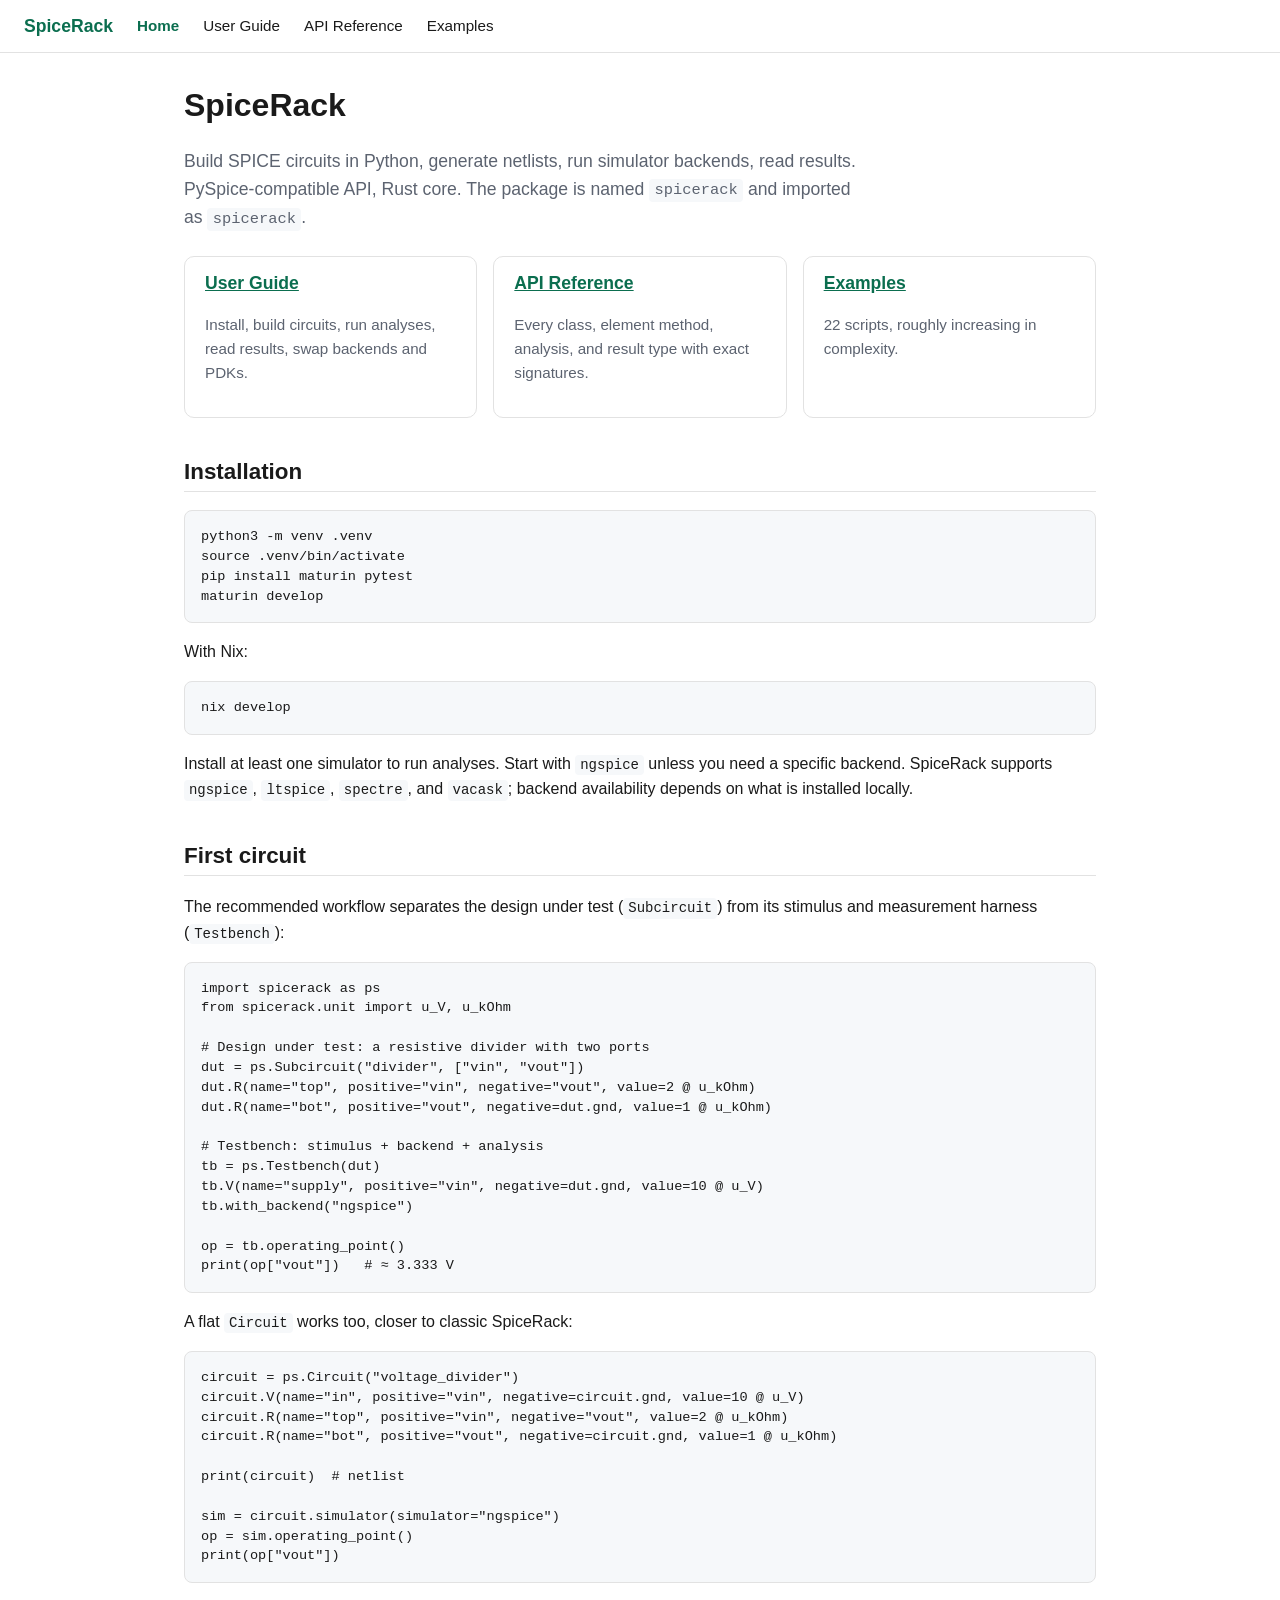
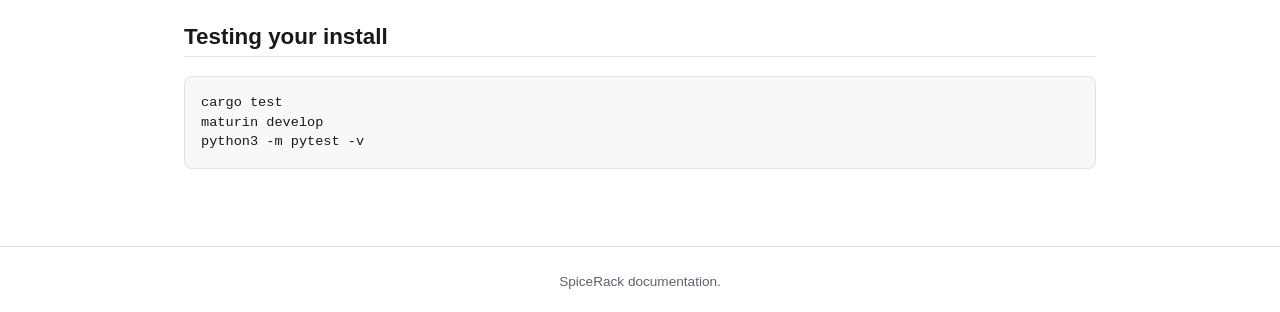
<file: docs/index.html>
<!DOCTYPE html>
<html lang="en">
<head>
<meta charset="utf-8">
<meta name="viewport" content="width=device-width, initial-scale=1">
<title>SpiceRack: Python circuit simulation</title>
<link rel="stylesheet" href="styles.css">
</head>
<body>
<nav class="topnav">
  <a class="brand" href="index.html">SpiceRack</a>
  <a class="active" href="index.html">Home</a>
  <a href="guide.html">User Guide</a>
  <a href="reference.html">API Reference</a>
  <a href="examples.html">Examples</a>
</nav>
<main>

<h1>SpiceRack</h1>
<p class="lead">
Build SPICE circuits in Python, generate netlists, run simulator backends,
read results. PySpice-compatible API, Rust core. The package is named
<code>spicerack</code> and imported as <code>spicerack</code>.
</p>

<div class="cards">
  <div class="card">
    <h3><a href="guide.html">User Guide</a></h3>
    <p>Install, build circuits, run analyses, read results, swap backends and PDKs.</p>
  </div>
  <div class="card">
    <h3><a href="reference.html">API Reference</a></h3>
    <p>Every class, element method, analysis, and result type with exact signatures.</p>
  </div>
  <div class="card">
    <h3><a href="examples.html">Examples</a></h3>
    <p>22 scripts, roughly increasing in complexity.</p>
  </div>
</div>

<h2>Installation</h2>
<pre><code>python3 -m venv .venv
source .venv/bin/activate
pip install maturin pytest
maturin develop</code></pre>
<p>With Nix:</p>
<pre><code>nix develop</code></pre>
<p>
Install at least one simulator to run analyses. Start with
<code>ngspice</code> unless you need a specific backend. SpiceRack supports
<code>ngspice</code>, <code>ltspice</code>,
<code>spectre</code>, and <code>vacask</code>; backend availability depends
on what is installed locally.
</p>

<h2>First circuit</h2>
<p>The recommended workflow separates the design under test
(<code>Subcircuit</code>) from its stimulus and measurement harness
(<code>Testbench</code>):</p>
<pre><code>import spicerack as ps
from spicerack.unit import u_V, u_kOhm

# Design under test: a resistive divider with two ports
dut = ps.Subcircuit("divider", ["vin", "vout"])
dut.R(name="top", positive="vin", negative="vout", value=2 @ u_kOhm)
dut.R(name="bot", positive="vout", negative=dut.gnd, value=1 @ u_kOhm)

# Testbench: stimulus + backend + analysis
tb = ps.Testbench(dut)
tb.V(name="supply", positive="vin", negative=dut.gnd, value=10 @ u_V)
tb.with_backend("ngspice")

op = tb.operating_point()
print(op["vout"])   # ≈ 3.333 V</code></pre>

<p>A flat <code>Circuit</code> works too, closer to classic SpiceRack:</p>
<pre><code>circuit = ps.Circuit("voltage_divider")
circuit.V(name="in", positive="vin", negative=circuit.gnd, value=10 @ u_V)
circuit.R(name="top", positive="vin", negative="vout", value=2 @ u_kOhm)
circuit.R(name="bot", positive="vout", negative=circuit.gnd, value=1 @ u_kOhm)

print(circuit)  # netlist

sim = circuit.simulator(simulator="ngspice")
op = sim.operating_point()
print(op["vout"])</code></pre>

<h2>Testing your install</h2>
<pre><code>cargo test
maturin develop
python3 -m pytest -v</code></pre>

</main>
<footer>SpiceRack documentation.</footer>
</body>
</html>
</file>
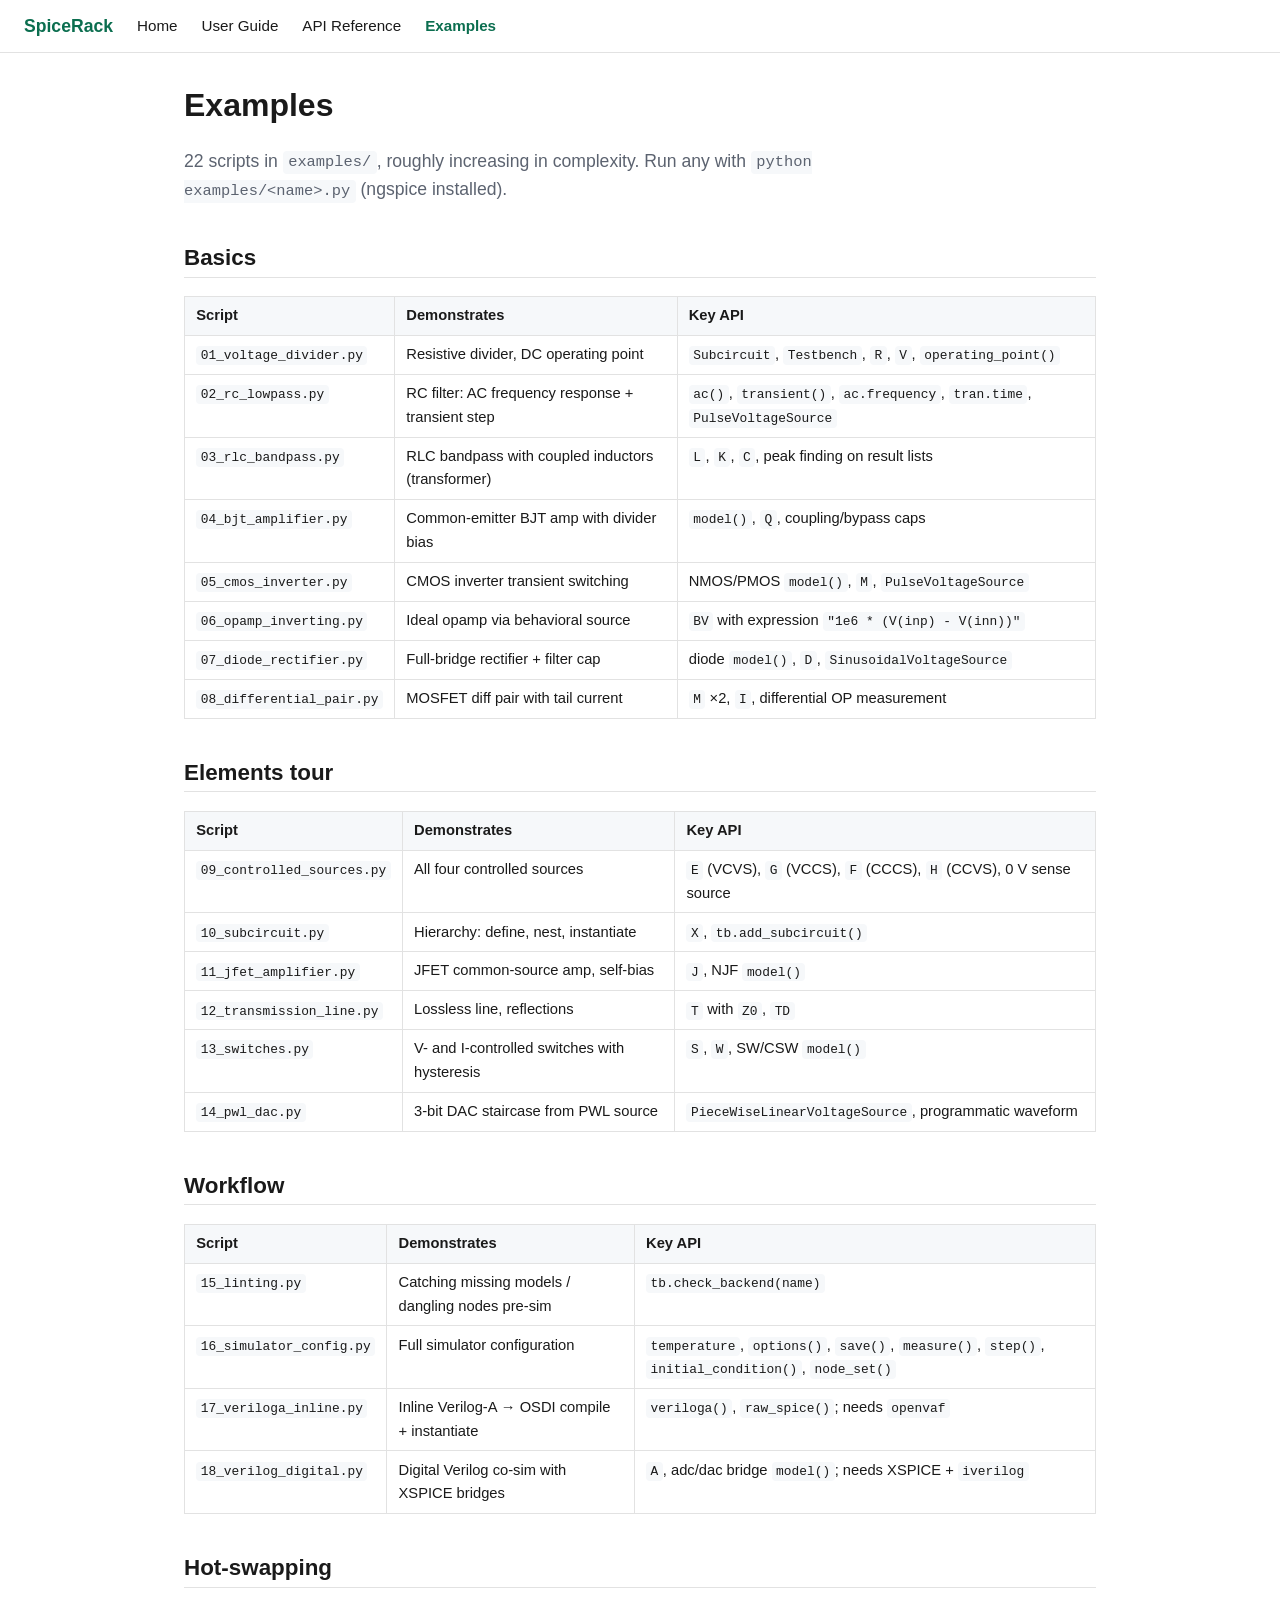
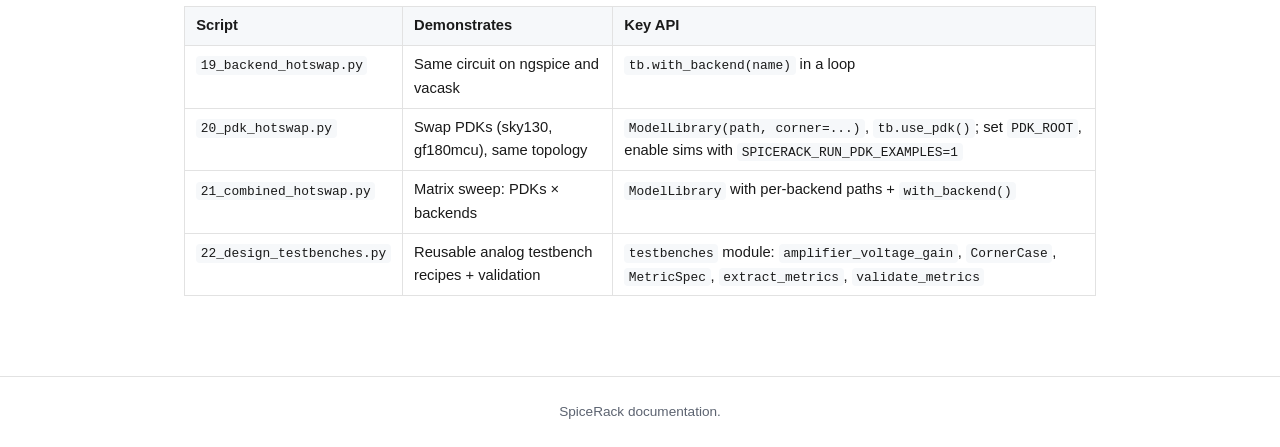
<file: docs/examples.html>
<!DOCTYPE html>
<html lang="en">
<head>
<meta charset="utf-8">
<meta name="viewport" content="width=device-width, initial-scale=1">
<title>SpiceRack Examples</title>
<link rel="stylesheet" href="styles.css">
</head>
<body>
<nav class="topnav">
  <a class="brand" href="index.html">SpiceRack</a>
  <a href="index.html">Home</a>
  <a href="guide.html">User Guide</a>
  <a href="reference.html">API Reference</a>
  <a class="active" href="examples.html">Examples</a>
</nav>
<main>

<h1>Examples</h1>
<p class="lead">22 scripts in <code>examples/</code>, roughly increasing in
complexity. Run any with <code>python examples/&lt;name&gt;.py</code>
(ngspice installed).</p>

<h2>Basics</h2>
<table>
<tr><th>Script</th><th>Demonstrates</th><th>Key API</th></tr>
<tr><td><code>01_voltage_divider.py</code></td><td>Resistive divider, DC operating point</td><td><code>Subcircuit</code>, <code>Testbench</code>, <code>R</code>, <code>V</code>, <code>operating_point()</code></td></tr>
<tr><td><code>02_rc_lowpass.py</code></td><td>RC filter: AC frequency response + transient step</td><td><code>ac()</code>, <code>transient()</code>, <code>ac.frequency</code>, <code>tran.time</code>, <code>PulseVoltageSource</code></td></tr>
<tr><td><code>03_rlc_bandpass.py</code></td><td>RLC bandpass with coupled inductors (transformer)</td><td><code>L</code>, <code>K</code>, <code>C</code>, peak finding on result lists</td></tr>
<tr><td><code>04_bjt_amplifier.py</code></td><td>Common-emitter BJT amp with divider bias</td><td><code>model()</code>, <code>Q</code>, coupling/bypass caps</td></tr>
<tr><td><code>05_cmos_inverter.py</code></td><td>CMOS inverter transient switching</td><td>NMOS/PMOS <code>model()</code>, <code>M</code>, <code>PulseVoltageSource</code></td></tr>
<tr><td><code>06_opamp_inverting.py</code></td><td>Ideal opamp via behavioral source</td><td><code>BV</code> with expression <code>"1e6 * (V(inp) - V(inn))"</code></td></tr>
<tr><td><code>07_diode_rectifier.py</code></td><td>Full-bridge rectifier + filter cap</td><td>diode <code>model()</code>, <code>D</code>, <code>SinusoidalVoltageSource</code></td></tr>
<tr><td><code>08_differential_pair.py</code></td><td>MOSFET diff pair with tail current</td><td><code>M</code> ×2, <code>I</code>, differential OP measurement</td></tr>
</table>

<h2>Elements tour</h2>
<table>
<tr><th>Script</th><th>Demonstrates</th><th>Key API</th></tr>
<tr><td><code>09_controlled_sources.py</code></td><td>All four controlled sources</td><td><code>E</code> (VCVS), <code>G</code> (VCCS), <code>F</code> (CCCS), <code>H</code> (CCVS), 0 V sense source</td></tr>
<tr><td><code>10_subcircuit.py</code></td><td>Hierarchy: define, nest, instantiate</td><td><code>X</code>, <code>tb.add_subcircuit()</code></td></tr>
<tr><td><code>11_jfet_amplifier.py</code></td><td>JFET common-source amp, self-bias</td><td><code>J</code>, NJF <code>model()</code></td></tr>
<tr><td><code>12_transmission_line.py</code></td><td>Lossless line, reflections</td><td><code>T</code> with <code>Z0</code>, <code>TD</code></td></tr>
<tr><td><code>13_switches.py</code></td><td>V- and I-controlled switches with hysteresis</td><td><code>S</code>, <code>W</code>, SW/CSW <code>model()</code></td></tr>
<tr><td><code>14_pwl_dac.py</code></td><td>3-bit DAC staircase from PWL source</td><td><code>PieceWiseLinearVoltageSource</code>, programmatic waveform</td></tr>
</table>

<h2>Workflow</h2>
<table>
<tr><th>Script</th><th>Demonstrates</th><th>Key API</th></tr>
<tr><td><code>15_linting.py</code></td><td>Catching missing models / dangling nodes pre-sim</td><td><code>tb.check_backend(name)</code></td></tr>
<tr><td><code>16_simulator_config.py</code></td><td>Full simulator configuration</td><td><code>temperature</code>, <code>options()</code>, <code>save()</code>, <code>measure()</code>, <code>step()</code>, <code>initial_condition()</code>, <code>node_set()</code></td></tr>
<tr><td><code>17_veriloga_inline.py</code></td><td>Inline Verilog-A → OSDI compile + instantiate</td><td><code>veriloga()</code>, <code>raw_spice()</code>; needs <code>openvaf</code></td></tr>
<tr><td><code>18_verilog_digital.py</code></td><td>Digital Verilog co-sim with XSPICE bridges</td><td><code>A</code>, adc/dac bridge <code>model()</code>; needs XSPICE + <code>iverilog</code></td></tr>
</table>

<h2>Hot-swapping</h2>
<table>
<tr><th>Script</th><th>Demonstrates</th><th>Key API</th></tr>
<tr><td><code>19_backend_hotswap.py</code></td><td>Same circuit on ngspice and vacask</td><td><code>tb.with_backend(name)</code> in a loop</td></tr>
<tr><td><code>20_pdk_hotswap.py</code></td><td>Swap PDKs (sky130, gf180mcu), same topology</td><td><code>ModelLibrary(path, corner=...)</code>, <code>tb.use_pdk()</code>; set <code>PDK_ROOT</code>, enable sims with <code>SPICERACK_RUN_PDK_EXAMPLES=1</code></td></tr>
<tr><td><code>21_combined_hotswap.py</code></td><td>Matrix sweep: PDKs × backends</td><td><code>ModelLibrary</code> with per-backend paths + <code>with_backend()</code></td></tr>
<tr><td><code>22_design_testbenches.py</code></td><td>Reusable analog testbench recipes + validation</td><td><code>testbenches</code> module: <code>amplifier_voltage_gain</code>, <code>CornerCase</code>, <code>MetricSpec</code>, <code>extract_metrics</code>, <code>validate_metrics</code></td></tr>
</table>

</main>
<footer>SpiceRack documentation.</footer>
</body>
</html>
</file>
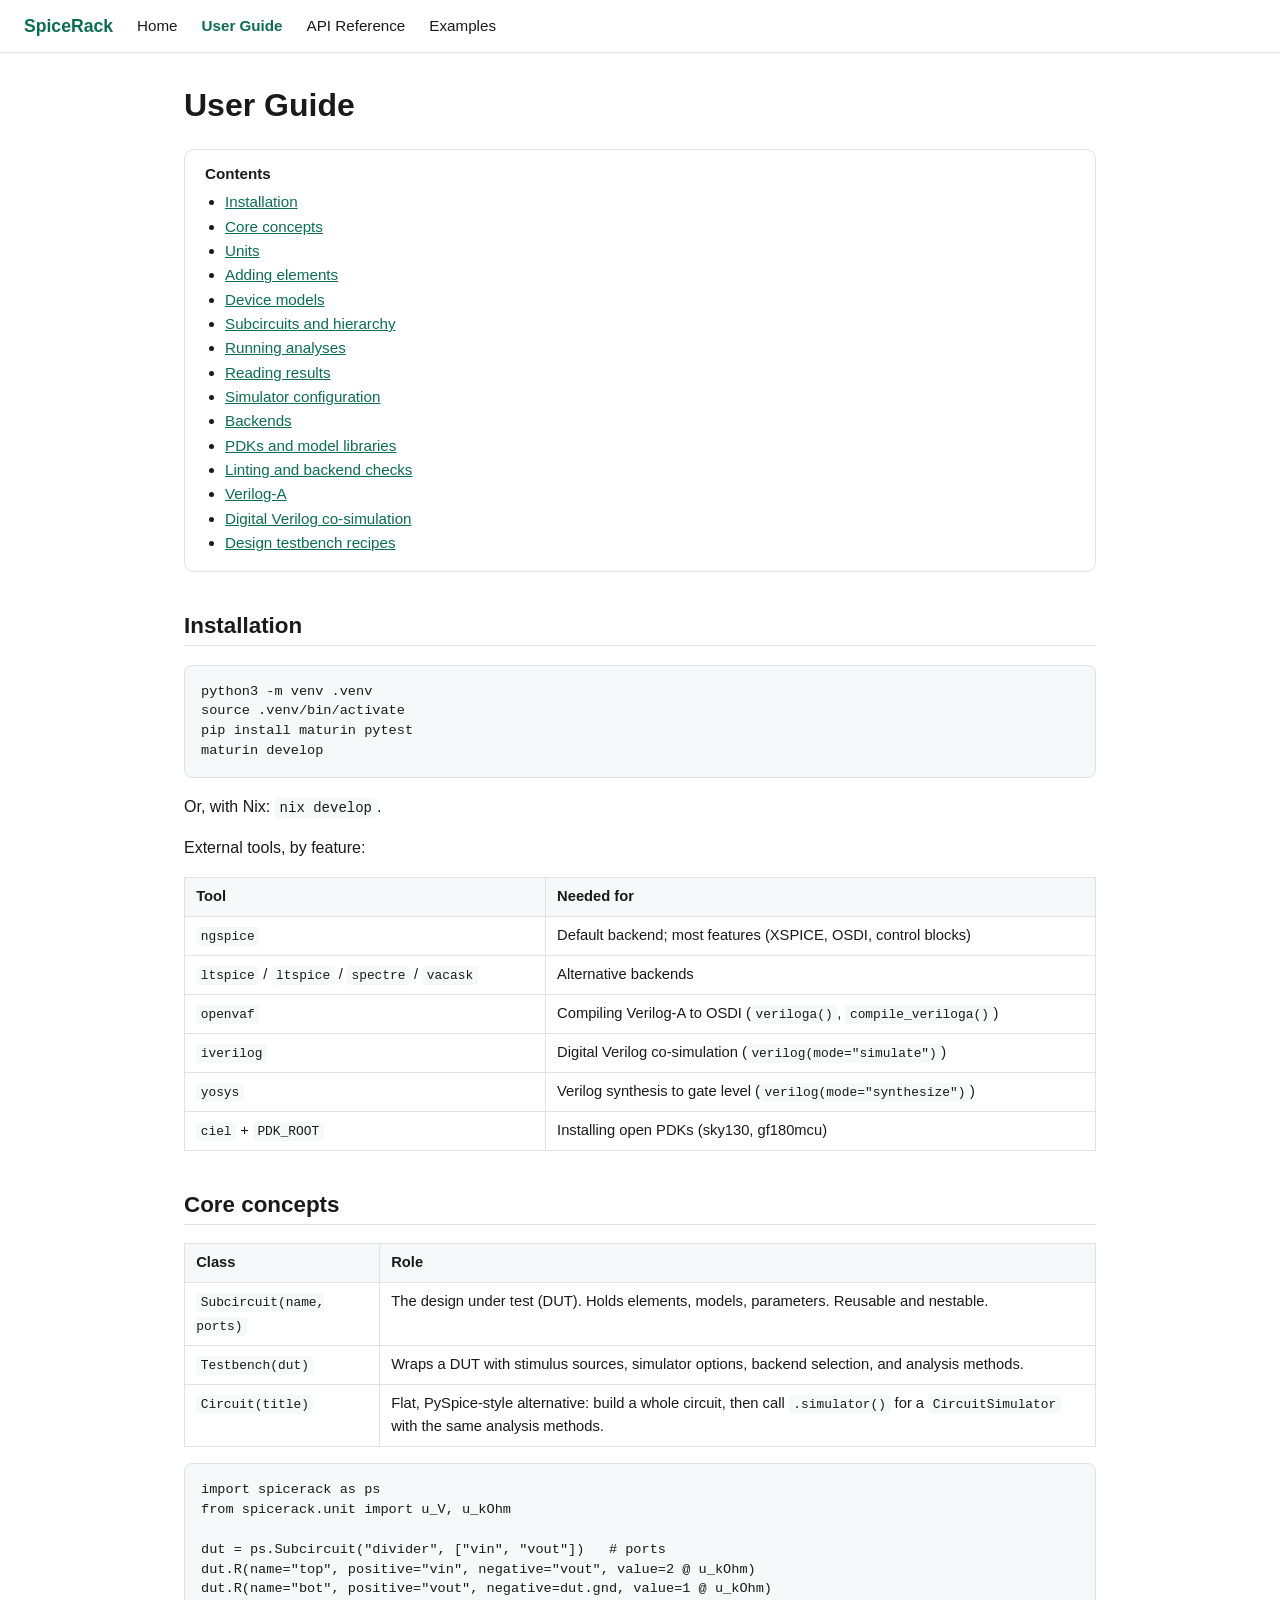
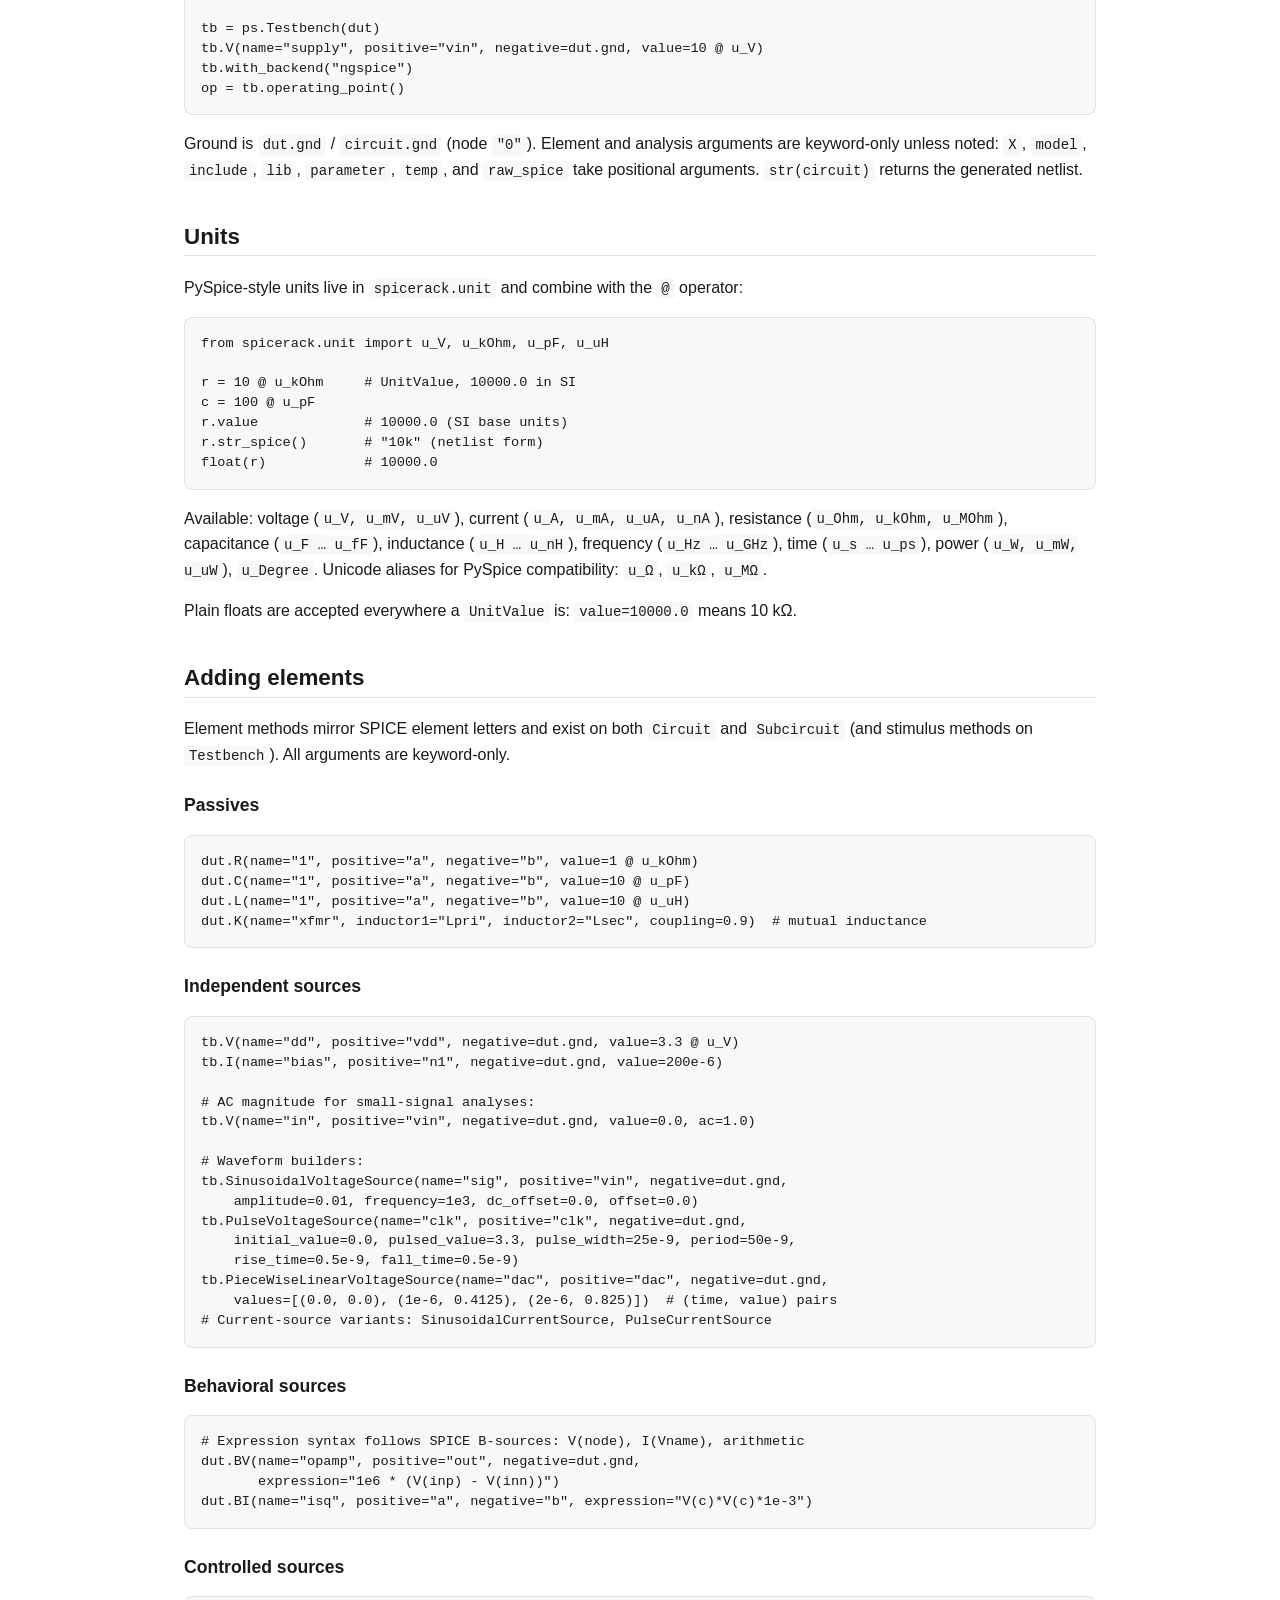
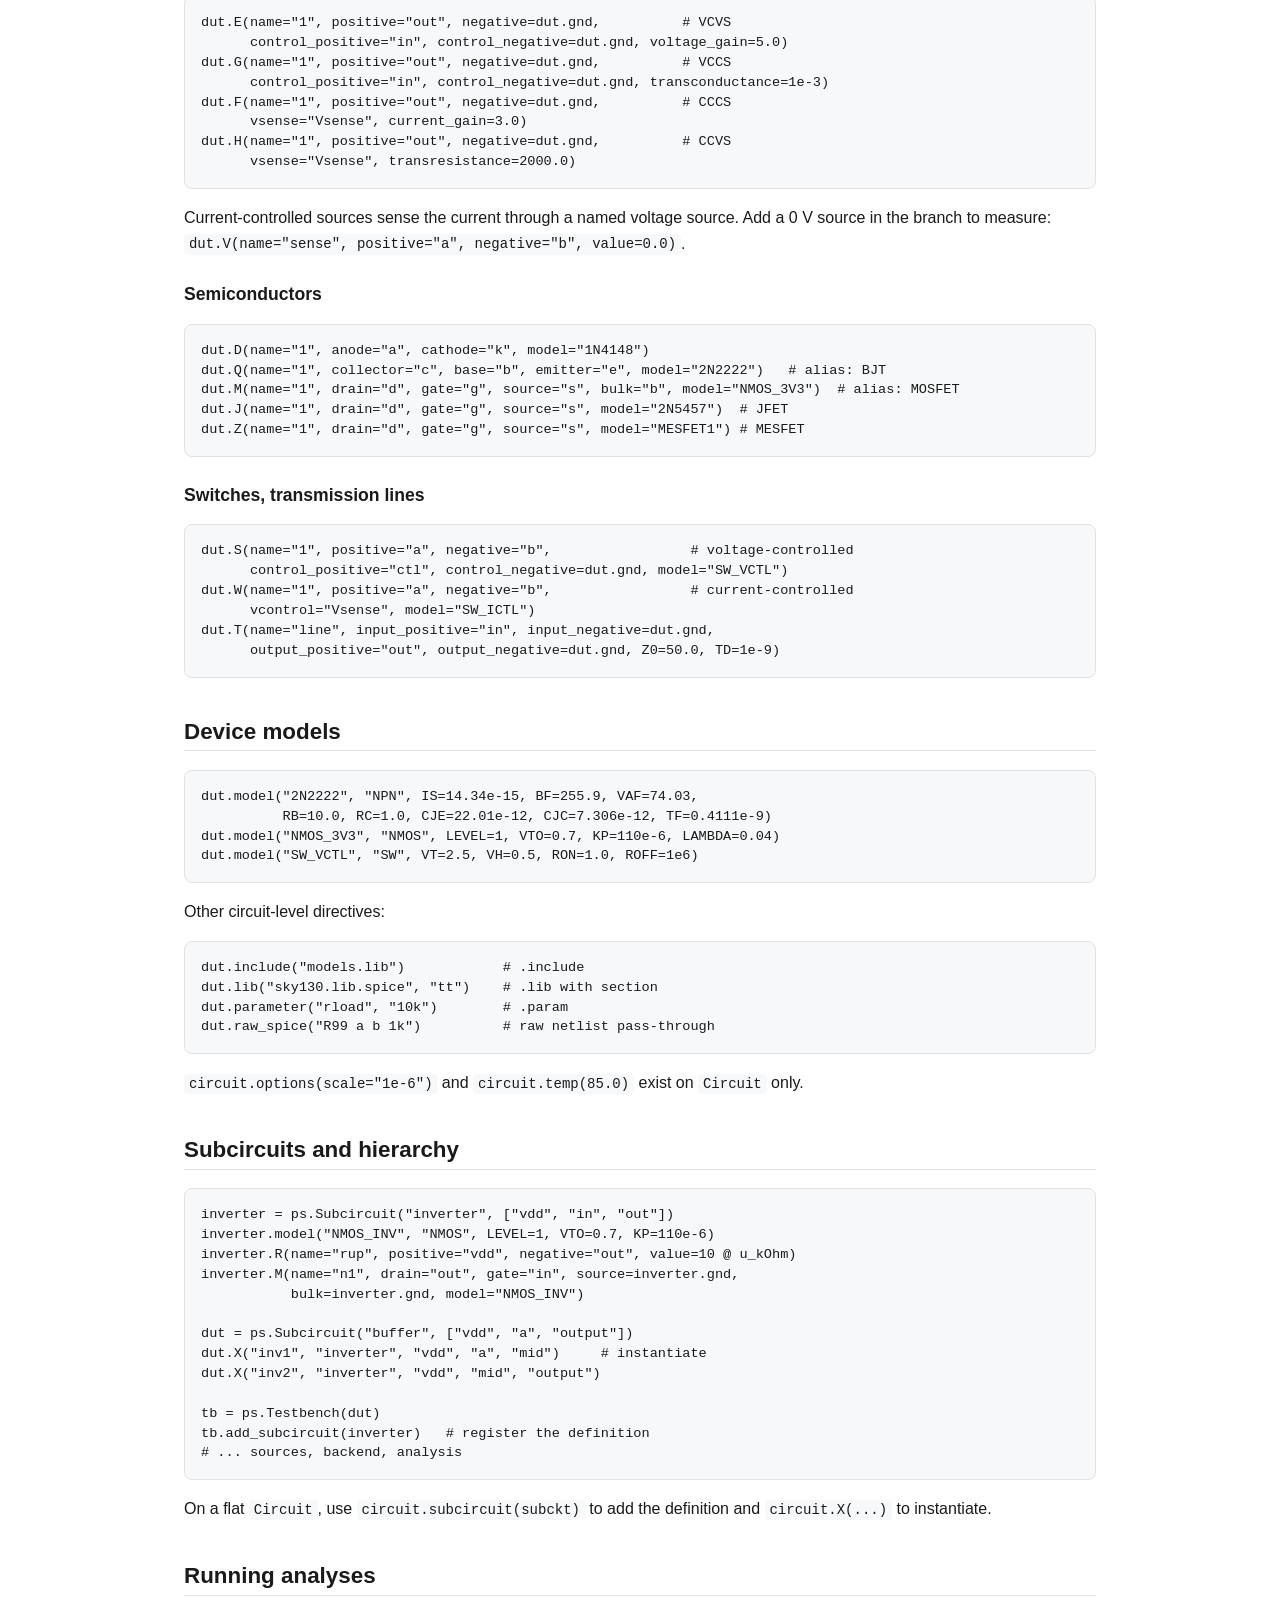
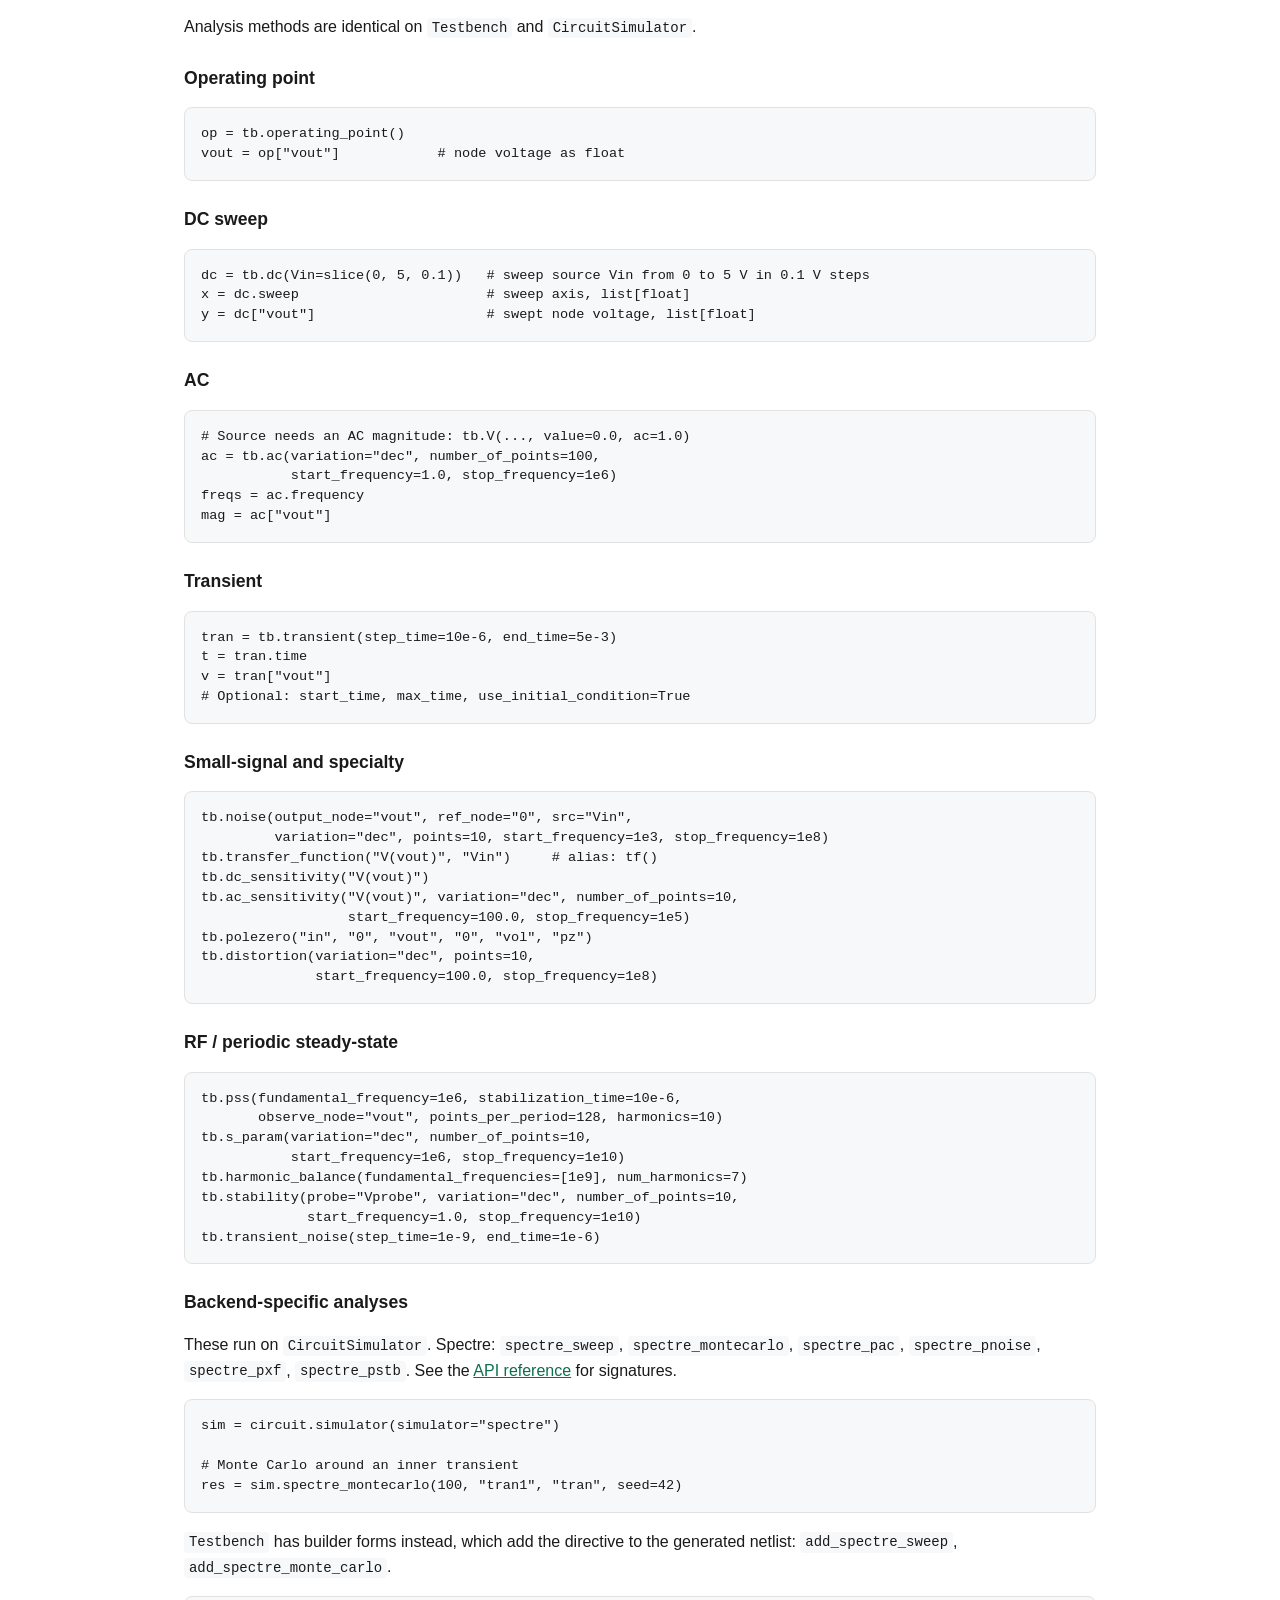
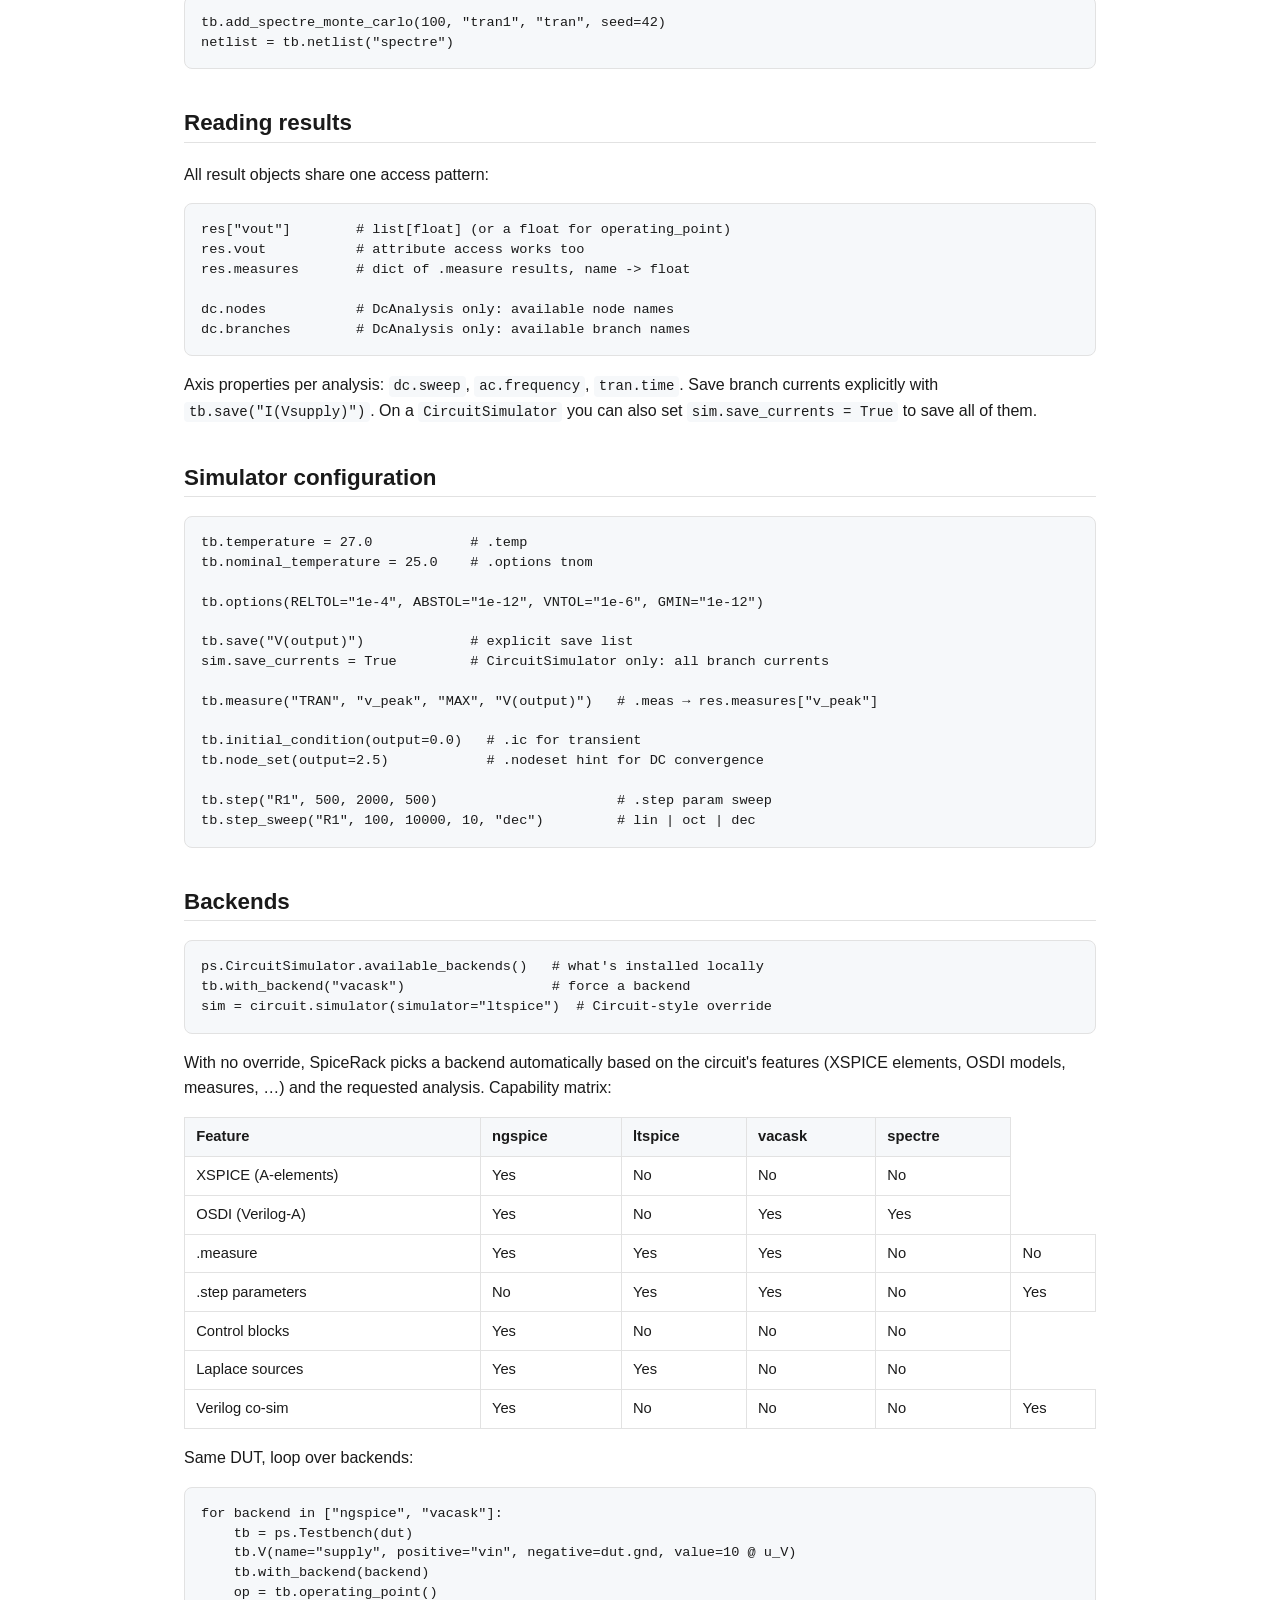
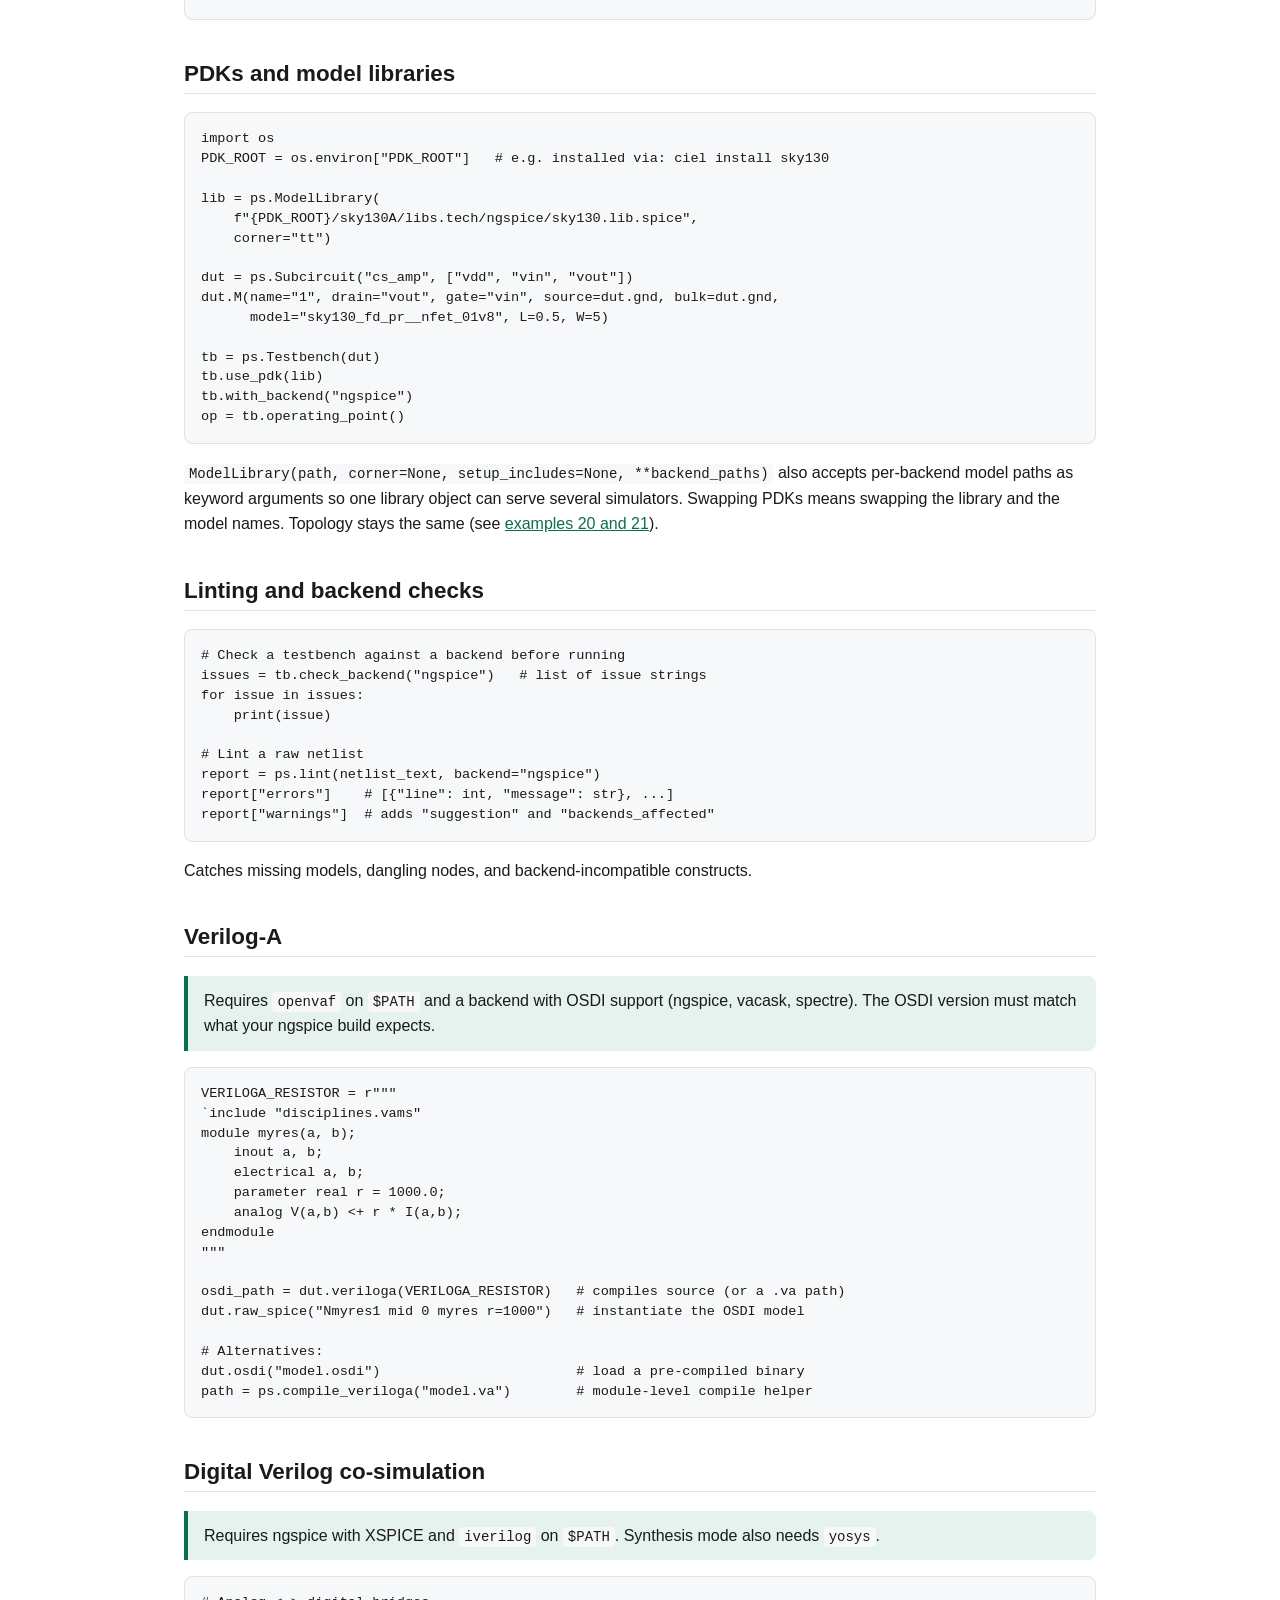
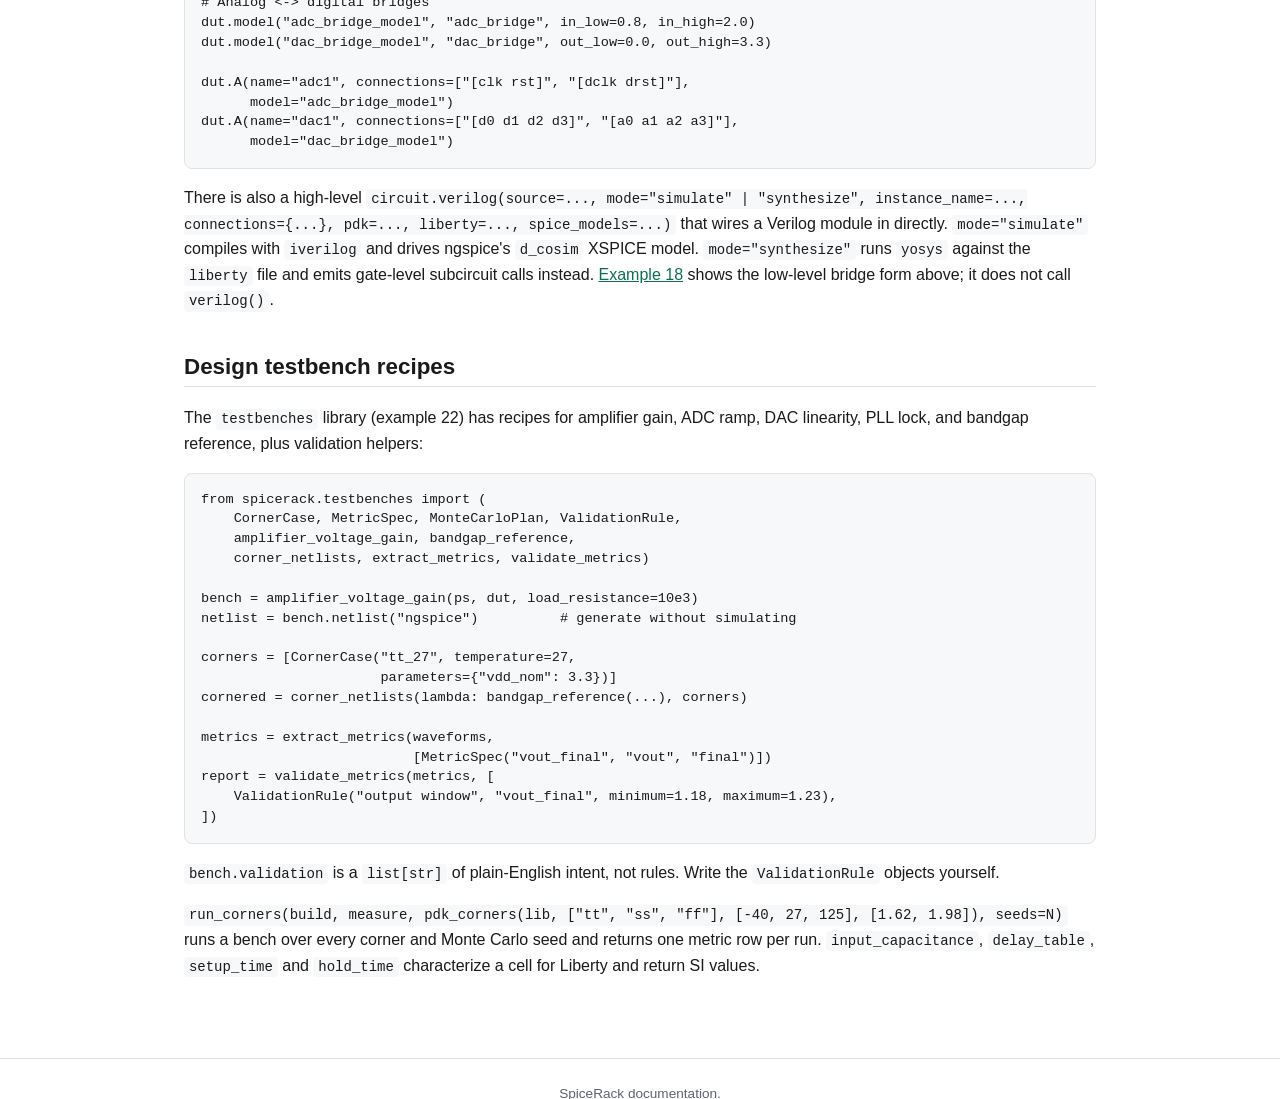
<file: docs/guide.html>
<!DOCTYPE html>
<html lang="en">
<head>
<meta charset="utf-8">
<meta name="viewport" content="width=device-width, initial-scale=1">
<title>SpiceRack User Guide</title>
<link rel="stylesheet" href="styles.css">
</head>
<body>
<nav class="topnav">
  <a class="brand" href="index.html">SpiceRack</a>
  <a href="index.html">Home</a>
  <a class="active" href="guide.html">User Guide</a>
  <a href="reference.html">API Reference</a>
  <a href="examples.html">Examples</a>
</nav>
<main>

<h1>User Guide</h1>

<div class="toc">
<strong>Contents</strong>
<ul>
  <li><a href="#install">Installation</a></li>
  <li><a href="#concepts">Core concepts</a></li>
  <li><a href="#units">Units</a></li>
  <li><a href="#elements">Adding elements</a></li>
  <li><a href="#models">Device models</a></li>
  <li><a href="#subcircuits">Subcircuits and hierarchy</a></li>
  <li><a href="#analyses">Running analyses</a></li>
  <li><a href="#results">Reading results</a></li>
  <li><a href="#config">Simulator configuration</a></li>
  <li><a href="#backends">Backends</a></li>
  <li><a href="#pdks">PDKs and model libraries</a></li>
  <li><a href="#lint">Linting and backend checks</a></li>
  <li><a href="#veriloga">Verilog-A</a></li>
  <li><a href="#verilog">Digital Verilog co-simulation</a></li>
  <li><a href="#testbenches">Design testbench recipes</a></li>
</ul>
</div>

<h2 id="install">Installation</h2>
<pre><code>python3 -m venv .venv
source .venv/bin/activate
pip install maturin pytest
maturin develop</code></pre>
<p>Or, with Nix: <code>nix develop</code>.</p>
<p>External tools, by feature:</p>
<table>
<tr><th>Tool</th><th>Needed for</th></tr>
<tr><td><code>ngspice</code></td><td>Default backend; most features (XSPICE, OSDI, control blocks)</td></tr>
<tr><td><code>ltspice</code> / <code>ltspice</code> / <code>spectre</code> / <code>vacask</code></td><td>Alternative backends</td></tr>
<tr><td><code>openvaf</code></td><td>Compiling Verilog-A to OSDI (<code>veriloga()</code>, <code>compile_veriloga()</code>)</td></tr>
<tr><td><code>iverilog</code></td><td>Digital Verilog co-simulation (<code>verilog(mode="simulate")</code>)</td></tr>
<tr><td><code>yosys</code></td><td>Verilog synthesis to gate level (<code>verilog(mode="synthesize")</code>)</td></tr>
<tr><td><code>ciel</code> + <code>PDK_ROOT</code></td><td>Installing open PDKs (sky130, gf180mcu)</td></tr>
</table>

<h2 id="concepts">Core concepts</h2>
<table>
<tr><th>Class</th><th>Role</th></tr>
<tr><td><code>Subcircuit(name, ports)</code></td><td>The design under test (DUT). Holds elements, models, parameters. Reusable and nestable.</td></tr>
<tr><td><code>Testbench(dut)</code></td><td>Wraps a DUT with stimulus sources, simulator options, backend selection, and analysis methods.</td></tr>
<tr><td><code>Circuit(title)</code></td><td>Flat, PySpice-style alternative: build a whole circuit, then call <code>.simulator()</code> for a <code>CircuitSimulator</code> with the same analysis methods.</td></tr>
</table>

<pre><code>import spicerack as ps
from spicerack.unit import u_V, u_kOhm

dut = ps.Subcircuit("divider", ["vin", "vout"])   # ports
dut.R(name="top", positive="vin", negative="vout", value=2 @ u_kOhm)
dut.R(name="bot", positive="vout", negative=dut.gnd, value=1 @ u_kOhm)

tb = ps.Testbench(dut)
tb.V(name="supply", positive="vin", negative=dut.gnd, value=10 @ u_V)
tb.with_backend("ngspice")
op = tb.operating_point()</code></pre>

<p>Ground is <code>dut.gnd</code> / <code>circuit.gnd</code> (node <code>"0"</code>).
Element and analysis arguments are keyword-only unless noted:
<code>X</code>, <code>model</code>, <code>include</code>, <code>lib</code>,
<code>parameter</code>, <code>temp</code>, and <code>raw_spice</code> take
positional arguments. <code>str(circuit)</code> returns the generated
netlist.</p>

<h2 id="units">Units</h2>
<p>PySpice-style units live in <code>spicerack.unit</code> and combine with
the <code>@</code> operator:</p>
<pre><code>from spicerack.unit import u_V, u_kOhm, u_pF, u_uH

r = 10 @ u_kOhm     # UnitValue, 10000.0 in SI
c = 100 @ u_pF
r.value             # 10000.0 (SI base units)
r.str_spice()       # "10k" (netlist form)
float(r)            # 10000.0</code></pre>
<p>Available: voltage (<code>u_V, u_mV, u_uV</code>), current
(<code>u_A, u_mA, u_uA, u_nA</code>), resistance
(<code>u_Ohm, u_kOhm, u_MOhm</code>), capacitance
(<code>u_F … u_fF</code>), inductance (<code>u_H … u_nH</code>), frequency
(<code>u_Hz … u_GHz</code>), time (<code>u_s … u_ps</code>), power
(<code>u_W, u_mW, u_uW</code>), <code>u_Degree</code>. Unicode aliases for
PySpice compatibility: <code>u_Ω</code>, <code>u_kΩ</code>,
<code>u_MΩ</code>.</p>
<p>Plain floats are accepted everywhere a <code>UnitValue</code> is:
<code>value=10000.0</code> means 10&nbsp;kΩ.</p>

<h2 id="elements">Adding elements</h2>
<p>Element methods mirror SPICE element letters and exist on both
<code>Circuit</code> and <code>Subcircuit</code> (and stimulus methods on
<code>Testbench</code>). All arguments are keyword-only.</p>

<h3>Passives</h3>
<pre><code>dut.R(name="1", positive="a", negative="b", value=1 @ u_kOhm)
dut.C(name="1", positive="a", negative="b", value=10 @ u_pF)
dut.L(name="1", positive="a", negative="b", value=10 @ u_uH)
dut.K(name="xfmr", inductor1="Lpri", inductor2="Lsec", coupling=0.9)  # mutual inductance</code></pre>

<h3>Independent sources</h3>
<pre><code>tb.V(name="dd", positive="vdd", negative=dut.gnd, value=3.3 @ u_V)
tb.I(name="bias", positive="n1", negative=dut.gnd, value=200e-6)

# AC magnitude for small-signal analyses:
tb.V(name="in", positive="vin", negative=dut.gnd, value=0.0, ac=1.0)

# Waveform builders:
tb.SinusoidalVoltageSource(name="sig", positive="vin", negative=dut.gnd,
    amplitude=0.01, frequency=1e3, dc_offset=0.0, offset=0.0)
tb.PulseVoltageSource(name="clk", positive="clk", negative=dut.gnd,
    initial_value=0.0, pulsed_value=3.3, pulse_width=25e-9, period=50e-9,
    rise_time=0.5e-9, fall_time=0.5e-9)
tb.PieceWiseLinearVoltageSource(name="dac", positive="dac", negative=dut.gnd,
    values=[(0.0, 0.0), (1e-6, 0.4125), (2e-6, 0.825)])  # (time, value) pairs
# Current-source variants: SinusoidalCurrentSource, PulseCurrentSource</code></pre>

<h3>Behavioral sources</h3>
<pre><code># Expression syntax follows SPICE B-sources: V(node), I(Vname), arithmetic
dut.BV(name="opamp", positive="out", negative=dut.gnd,
       expression="1e6 * (V(inp) - V(inn))")
dut.BI(name="isq", positive="a", negative="b", expression="V(c)*V(c)*1e-3")</code></pre>

<h3>Controlled sources</h3>
<pre><code>dut.E(name="1", positive="out", negative=dut.gnd,          # VCVS
      control_positive="in", control_negative=dut.gnd, voltage_gain=5.0)
dut.G(name="1", positive="out", negative=dut.gnd,          # VCCS
      control_positive="in", control_negative=dut.gnd, transconductance=1e-3)
dut.F(name="1", positive="out", negative=dut.gnd,          # CCCS
      vsense="Vsense", current_gain=3.0)
dut.H(name="1", positive="out", negative=dut.gnd,          # CCVS
      vsense="Vsense", transresistance=2000.0)</code></pre>
<p>Current-controlled sources sense the current through a named voltage
source. Add a 0&nbsp;V source in the branch to measure:
<code>dut.V(name="sense", positive="a", negative="b", value=0.0)</code>.</p>

<h3>Semiconductors</h3>
<pre><code>dut.D(name="1", anode="a", cathode="k", model="1N4148")
dut.Q(name="1", collector="c", base="b", emitter="e", model="2N2222")   # alias: BJT
dut.M(name="1", drain="d", gate="g", source="s", bulk="b", model="NMOS_3V3")  # alias: MOSFET
dut.J(name="1", drain="d", gate="g", source="s", model="2N5457")  # JFET
dut.Z(name="1", drain="d", gate="g", source="s", model="MESFET1") # MESFET</code></pre>

<h3>Switches, transmission lines</h3>
<pre><code>dut.S(name="1", positive="a", negative="b",                 # voltage-controlled
      control_positive="ctl", control_negative=dut.gnd, model="SW_VCTL")
dut.W(name="1", positive="a", negative="b",                 # current-controlled
      vcontrol="Vsense", model="SW_ICTL")
dut.T(name="line", input_positive="in", input_negative=dut.gnd,
      output_positive="out", output_negative=dut.gnd, Z0=50.0, TD=1e-9)</code></pre>

<h2 id="models">Device models</h2>
<pre><code>dut.model("2N2222", "NPN", IS=14.34e-15, BF=255.9, VAF=74.03,
          RB=10.0, RC=1.0, CJE=22.01e-12, CJC=7.306e-12, TF=0.4111e-9)
dut.model("NMOS_3V3", "NMOS", LEVEL=1, VTO=0.7, KP=110e-6, LAMBDA=0.04)
dut.model("SW_VCTL", "SW", VT=2.5, VH=0.5, RON=1.0, ROFF=1e6)</code></pre>
<p>Other circuit-level directives:</p>
<pre><code>dut.include("models.lib")            # .include
dut.lib("sky130.lib.spice", "tt")    # .lib with section
dut.parameter("rload", "10k")        # .param
dut.raw_spice("R99 a b 1k")          # raw netlist pass-through</code></pre>
<p><code>circuit.options(scale="1e-6")</code> and
<code>circuit.temp(85.0)</code> exist on <code>Circuit</code> only.</p>

<h2 id="subcircuits">Subcircuits and hierarchy</h2>
<pre><code>inverter = ps.Subcircuit("inverter", ["vdd", "in", "out"])
inverter.model("NMOS_INV", "NMOS", LEVEL=1, VTO=0.7, KP=110e-6)
inverter.R(name="rup", positive="vdd", negative="out", value=10 @ u_kOhm)
inverter.M(name="n1", drain="out", gate="in", source=inverter.gnd,
           bulk=inverter.gnd, model="NMOS_INV")

dut = ps.Subcircuit("buffer", ["vdd", "a", "output"])
dut.X("inv1", "inverter", "vdd", "a", "mid")     # instantiate
dut.X("inv2", "inverter", "vdd", "mid", "output")

tb = ps.Testbench(dut)
tb.add_subcircuit(inverter)   # register the definition
# ... sources, backend, analysis</code></pre>
<p>On a flat <code>Circuit</code>, use <code>circuit.subcircuit(subckt)</code>
to add the definition and <code>circuit.X(...)</code> to instantiate.</p>

<h2 id="analyses">Running analyses</h2>
<p>Analysis methods are identical on <code>Testbench</code> and
<code>CircuitSimulator</code>.</p>

<h3>Operating point</h3>
<pre><code>op = tb.operating_point()
vout = op["vout"]            # node voltage as float</code></pre>

<h3>DC sweep</h3>
<pre><code>dc = tb.dc(Vin=slice(0, 5, 0.1))   # sweep source Vin from 0 to 5 V in 0.1 V steps
x = dc.sweep                       # sweep axis, list[float]
y = dc["vout"]                     # swept node voltage, list[float]</code></pre>

<h3>AC</h3>
<pre><code># Source needs an AC magnitude: tb.V(..., value=0.0, ac=1.0)
ac = tb.ac(variation="dec", number_of_points=100,
           start_frequency=1.0, stop_frequency=1e6)
freqs = ac.frequency
mag = ac["vout"]</code></pre>

<h3>Transient</h3>
<pre><code>tran = tb.transient(step_time=10e-6, end_time=5e-3)
t = tran.time
v = tran["vout"]
# Optional: start_time, max_time, use_initial_condition=True</code></pre>

<h3>Small-signal and specialty</h3>
<pre><code>tb.noise(output_node="vout", ref_node="0", src="Vin",
         variation="dec", points=10, start_frequency=1e3, stop_frequency=1e8)
tb.transfer_function("V(vout)", "Vin")     # alias: tf()
tb.dc_sensitivity("V(vout)")
tb.ac_sensitivity("V(vout)", variation="dec", number_of_points=10,
                  start_frequency=100.0, stop_frequency=1e5)
tb.polezero("in", "0", "vout", "0", "vol", "pz")
tb.distortion(variation="dec", points=10,
              start_frequency=100.0, stop_frequency=1e8)</code></pre>

<h3>RF / periodic steady-state</h3>
<pre><code>tb.pss(fundamental_frequency=1e6, stabilization_time=10e-6,
       observe_node="vout", points_per_period=128, harmonics=10)
tb.s_param(variation="dec", number_of_points=10,
           start_frequency=1e6, stop_frequency=1e10)
tb.harmonic_balance(fundamental_frequencies=[1e9], num_harmonics=7)
tb.stability(probe="Vprobe", variation="dec", number_of_points=10,
             start_frequency=1.0, stop_frequency=1e10)
tb.transient_noise(step_time=1e-9, end_time=1e-6)</code></pre>

<h3>Backend-specific analyses</h3>
<p>These run on <code>CircuitSimulator</code>. Spectre:
<code>spectre_sweep</code>, <code>spectre_montecarlo</code>,
<code>spectre_pac</code>, <code>spectre_pnoise</code>,
<code>spectre_pxf</code>, <code>spectre_pstb</code>. See the
<a href="reference.html#backend-analyses">API reference</a> for signatures.</p>
<pre><code>sim = circuit.simulator(simulator="spectre")

# Monte Carlo around an inner transient
res = sim.spectre_montecarlo(100, "tran1", "tran", seed=42)</code></pre>
<p><code>Testbench</code> has builder forms instead, which add the directive
to the generated netlist: <code>add_spectre_sweep</code>,
<code>add_spectre_monte_carlo</code>.</p>
<pre><code>tb.add_spectre_monte_carlo(100, "tran1", "tran", seed=42)
netlist = tb.netlist("spectre")</code></pre>

<h2 id="results">Reading results</h2>
<p>All result objects share one access pattern:</p>
<pre><code>res["vout"]        # list[float] (or a float for operating_point)
res.vout           # attribute access works too
res.measures       # dict of .measure results, name -> float

dc.nodes           # DcAnalysis only: available node names
dc.branches        # DcAnalysis only: available branch names</code></pre>
<p>Axis properties per analysis: <code>dc.sweep</code>,
<code>ac.frequency</code>, <code>tran.time</code>. Save branch currents
explicitly with <code>tb.save("I(Vsupply)")</code>. On a
<code>CircuitSimulator</code> you can also set
<code>sim.save_currents = True</code> to save all of them.</p>

<h2 id="config">Simulator configuration</h2>
<pre><code>tb.temperature = 27.0            # .temp
tb.nominal_temperature = 25.0    # .options tnom

tb.options(RELTOL="1e-4", ABSTOL="1e-12", VNTOL="1e-6", GMIN="1e-12")

tb.save("V(output)")             # explicit save list
sim.save_currents = True         # CircuitSimulator only: all branch currents

tb.measure("TRAN", "v_peak", "MAX", "V(output)")   # .meas → res.measures["v_peak"]

tb.initial_condition(output=0.0)   # .ic for transient
tb.node_set(output=2.5)            # .nodeset hint for DC convergence

tb.step("R1", 500, 2000, 500)                      # .step param sweep
tb.step_sweep("R1", 100, 10000, 10, "dec")         # lin | oct | dec</code></pre>

<h2 id="backends">Backends</h2>
<pre><code>ps.CircuitSimulator.available_backends()   # what's installed locally
tb.with_backend("vacask")                  # force a backend
sim = circuit.simulator(simulator="ltspice")  # Circuit-style override</code></pre>
<p>With no override, SpiceRack picks a backend automatically based on the
circuit's features (XSPICE elements, OSDI models, measures, …) and the
requested analysis. Capability matrix:</p>
<table>
<tr><th>Feature</th><th>ngspice</th><th>ltspice</th><th>vacask</th><th>spectre</th></tr>
<tr><td>XSPICE (A-elements)</td><td>Yes</td><td>No</td><td>No</td><td>No</td></tr>
<tr><td>OSDI (Verilog-A)</td><td>Yes</td><td>No</td><td>Yes</td><td>Yes</td></tr>
<tr><td>.measure</td><td>Yes</td><td>Yes</td><td>Yes</td><td>No</td><td>No</td></tr>
<tr><td>.step parameters</td><td>No</td><td>Yes</td><td>Yes</td><td>No</td><td>Yes</td></tr>
<tr><td>Control blocks</td><td>Yes</td><td>No</td><td>No</td><td>No</td></tr>
<tr><td>Laplace sources</td><td>Yes</td><td>Yes</td><td>No</td><td>No</td></tr>
<tr><td>Verilog co-sim</td><td>Yes</td><td>No</td><td>No</td><td>No</td><td>Yes</td></tr>
</table>
<p>Same DUT, loop over backends:</p>
<pre><code>for backend in ["ngspice", "vacask"]:
    tb = ps.Testbench(dut)
    tb.V(name="supply", positive="vin", negative=dut.gnd, value=10 @ u_V)
    tb.with_backend(backend)
    op = tb.operating_point()</code></pre>

<h2 id="pdks">PDKs and model libraries</h2>
<pre><code>import os
PDK_ROOT = os.environ["PDK_ROOT"]   # e.g. installed via: ciel install sky130

lib = ps.ModelLibrary(
    f"{PDK_ROOT}/sky130A/libs.tech/ngspice/sky130.lib.spice",
    corner="tt")

dut = ps.Subcircuit("cs_amp", ["vdd", "vin", "vout"])
dut.M(name="1", drain="vout", gate="vin", source=dut.gnd, bulk=dut.gnd,
      model="sky130_fd_pr__nfet_01v8", L=0.5, W=5)

tb = ps.Testbench(dut)
tb.use_pdk(lib)
tb.with_backend("ngspice")
op = tb.operating_point()</code></pre>
<p><code>ModelLibrary(path, corner=None, setup_includes=None,
**backend_paths)</code> also accepts per-backend model paths as keyword
arguments so one library object can serve several simulators. Swapping PDKs
means swapping the library and the model names. Topology stays the same
(see <a href="examples.html">examples 20 and 21</a>).</p>

<h2 id="lint">Linting and backend checks</h2>
<pre><code># Check a testbench against a backend before running
issues = tb.check_backend("ngspice")   # list of issue strings
for issue in issues:
    print(issue)

# Lint a raw netlist
report = ps.lint(netlist_text, backend="ngspice")
report["errors"]    # [{"line": int, "message": str}, ...]
report["warnings"]  # adds "suggestion" and "backends_affected"</code></pre>
<p>Catches missing models, dangling nodes, and backend-incompatible
constructs.</p>

<h2 id="veriloga">Verilog-A</h2>
<div class="callout">Requires <code>openvaf</code> on <code>$PATH</code> and
a backend with OSDI support (ngspice, vacask, spectre). The OSDI version
must match what your ngspice build expects.</div>
<pre><code>VERILOGA_RESISTOR = r"""
`include "disciplines.vams"
module myres(a, b);
    inout a, b;
    electrical a, b;
    parameter real r = 1000.0;
    analog V(a,b) &lt;+ r * I(a,b);
endmodule
"""

osdi_path = dut.veriloga(VERILOGA_RESISTOR)   # compiles source (or a .va path)
dut.raw_spice("Nmyres1 mid 0 myres r=1000")   # instantiate the OSDI model

# Alternatives:
dut.osdi("model.osdi")                        # load a pre-compiled binary
path = ps.compile_veriloga("model.va")        # module-level compile helper</code></pre>

<h2 id="verilog">Digital Verilog co-simulation</h2>
<div class="callout">Requires ngspice with XSPICE and <code>iverilog</code>
on <code>$PATH</code>. Synthesis mode also needs <code>yosys</code>.</div>
<pre><code># Analog <-> digital bridges
dut.model("adc_bridge_model", "adc_bridge", in_low=0.8, in_high=2.0)
dut.model("dac_bridge_model", "dac_bridge", out_low=0.0, out_high=3.3)

dut.A(name="adc1", connections=["[clk rst]", "[dclk drst]"],
      model="adc_bridge_model")
dut.A(name="dac1", connections=["[d0 d1 d2 d3]", "[a0 a1 a2 a3]"],
      model="dac_bridge_model")</code></pre>
<p>There is also a high-level <code>circuit.verilog(source=..., mode="simulate"
| "synthesize", instance_name=..., connections={...}, pdk=..., liberty=...,
spice_models=...)</code> that wires a Verilog module in directly.
<code>mode="simulate"</code> compiles with <code>iverilog</code> and drives
ngspice's <code>d_cosim</code> XSPICE model. <code>mode="synthesize"</code>
runs <code>yosys</code> against the <code>liberty</code> file and emits
gate-level subcircuit calls instead. <a href="examples.html">Example 18</a>
shows the low-level bridge form above; it does not call
<code>verilog()</code>.</p>

<h2 id="testbenches">Design testbench recipes</h2>
<p>The <code>testbenches</code> library (example 22) has recipes for
amplifier gain, ADC ramp, DAC linearity, PLL lock, and bandgap reference,
plus validation helpers:</p>
<pre><code>from spicerack.testbenches import (
    CornerCase, MetricSpec, MonteCarloPlan, ValidationRule,
    amplifier_voltage_gain, bandgap_reference,
    corner_netlists, extract_metrics, validate_metrics)

bench = amplifier_voltage_gain(ps, dut, load_resistance=10e3)
netlist = bench.netlist("ngspice")          # generate without simulating

corners = [CornerCase("tt_27", temperature=27,
                      parameters={"vdd_nom": 3.3})]
cornered = corner_netlists(lambda: bandgap_reference(...), corners)

metrics = extract_metrics(waveforms,
                          [MetricSpec("vout_final", "vout", "final")])
report = validate_metrics(metrics, [
    ValidationRule("output window", "vout_final", minimum=1.18, maximum=1.23),
])</code></pre>
<p><code>bench.validation</code> is a <code>list[str]</code> of plain-English
intent, not rules. Write the <code>ValidationRule</code> objects yourself.</p>
<p><code>run_corners(build, measure, pdk_corners(lib, ["tt", "ss", "ff"], [-40, 27, 125], [1.62, 1.98]), seeds=N)</code>
runs a bench over every corner and Monte Carlo seed and returns one metric row per run.
<code>input_capacitance</code>, <code>delay_table</code>, <code>setup_time</code> and
<code>hold_time</code> characterize a cell for Liberty and return SI values.</p>

</main>
<footer>SpiceRack documentation.</footer>
</body>
</html>
</file>
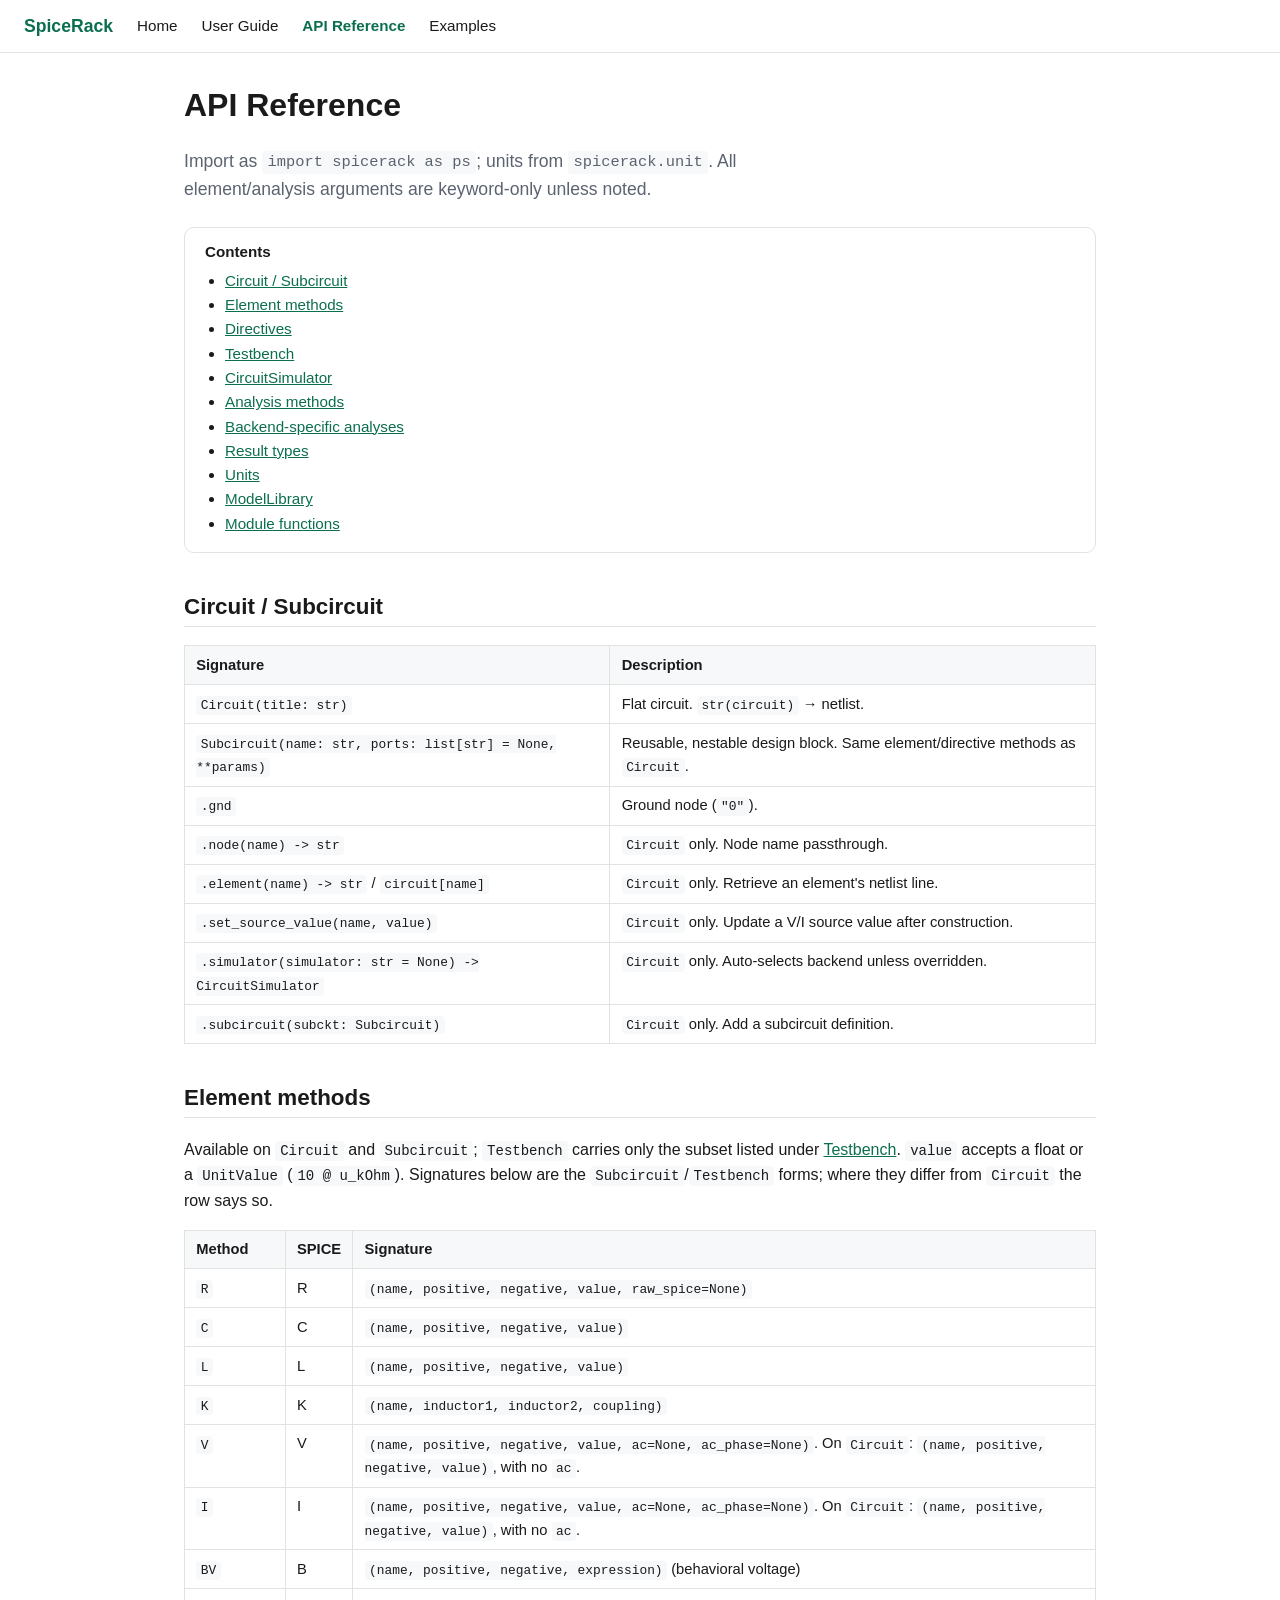
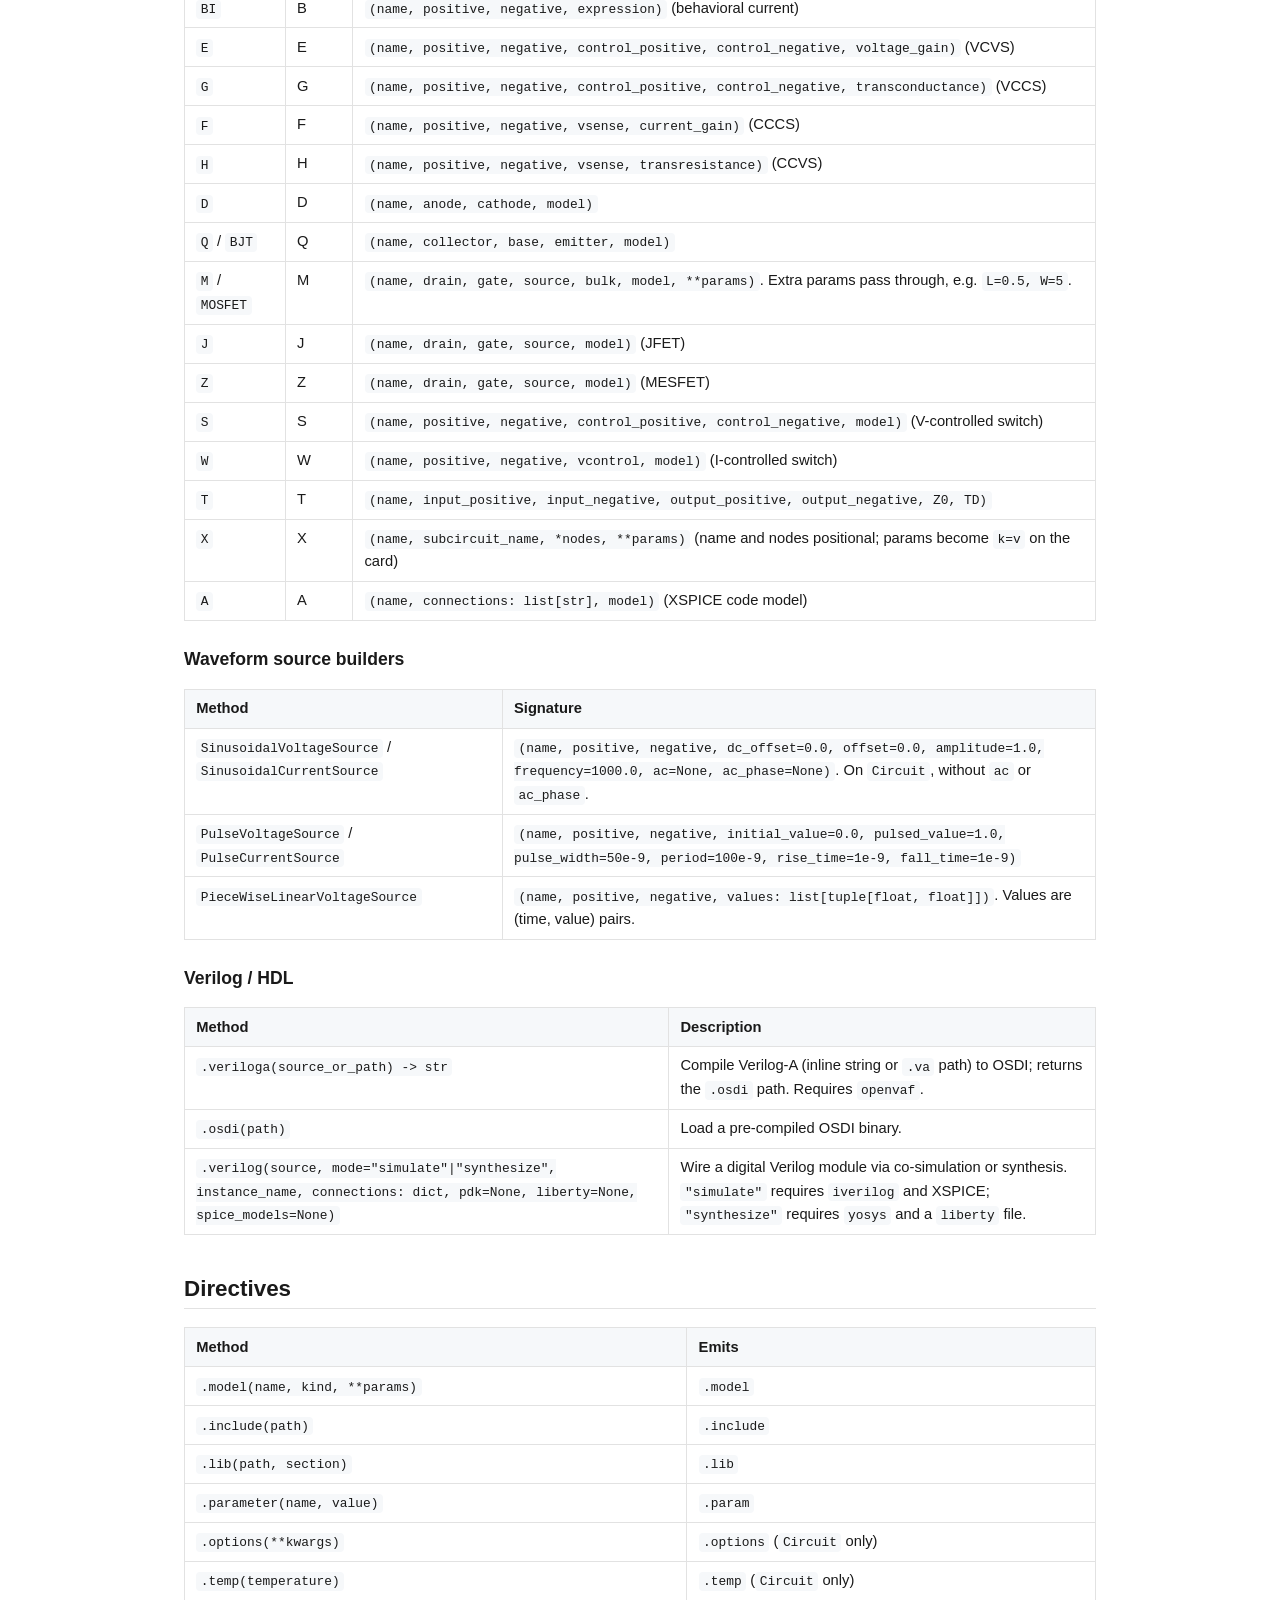
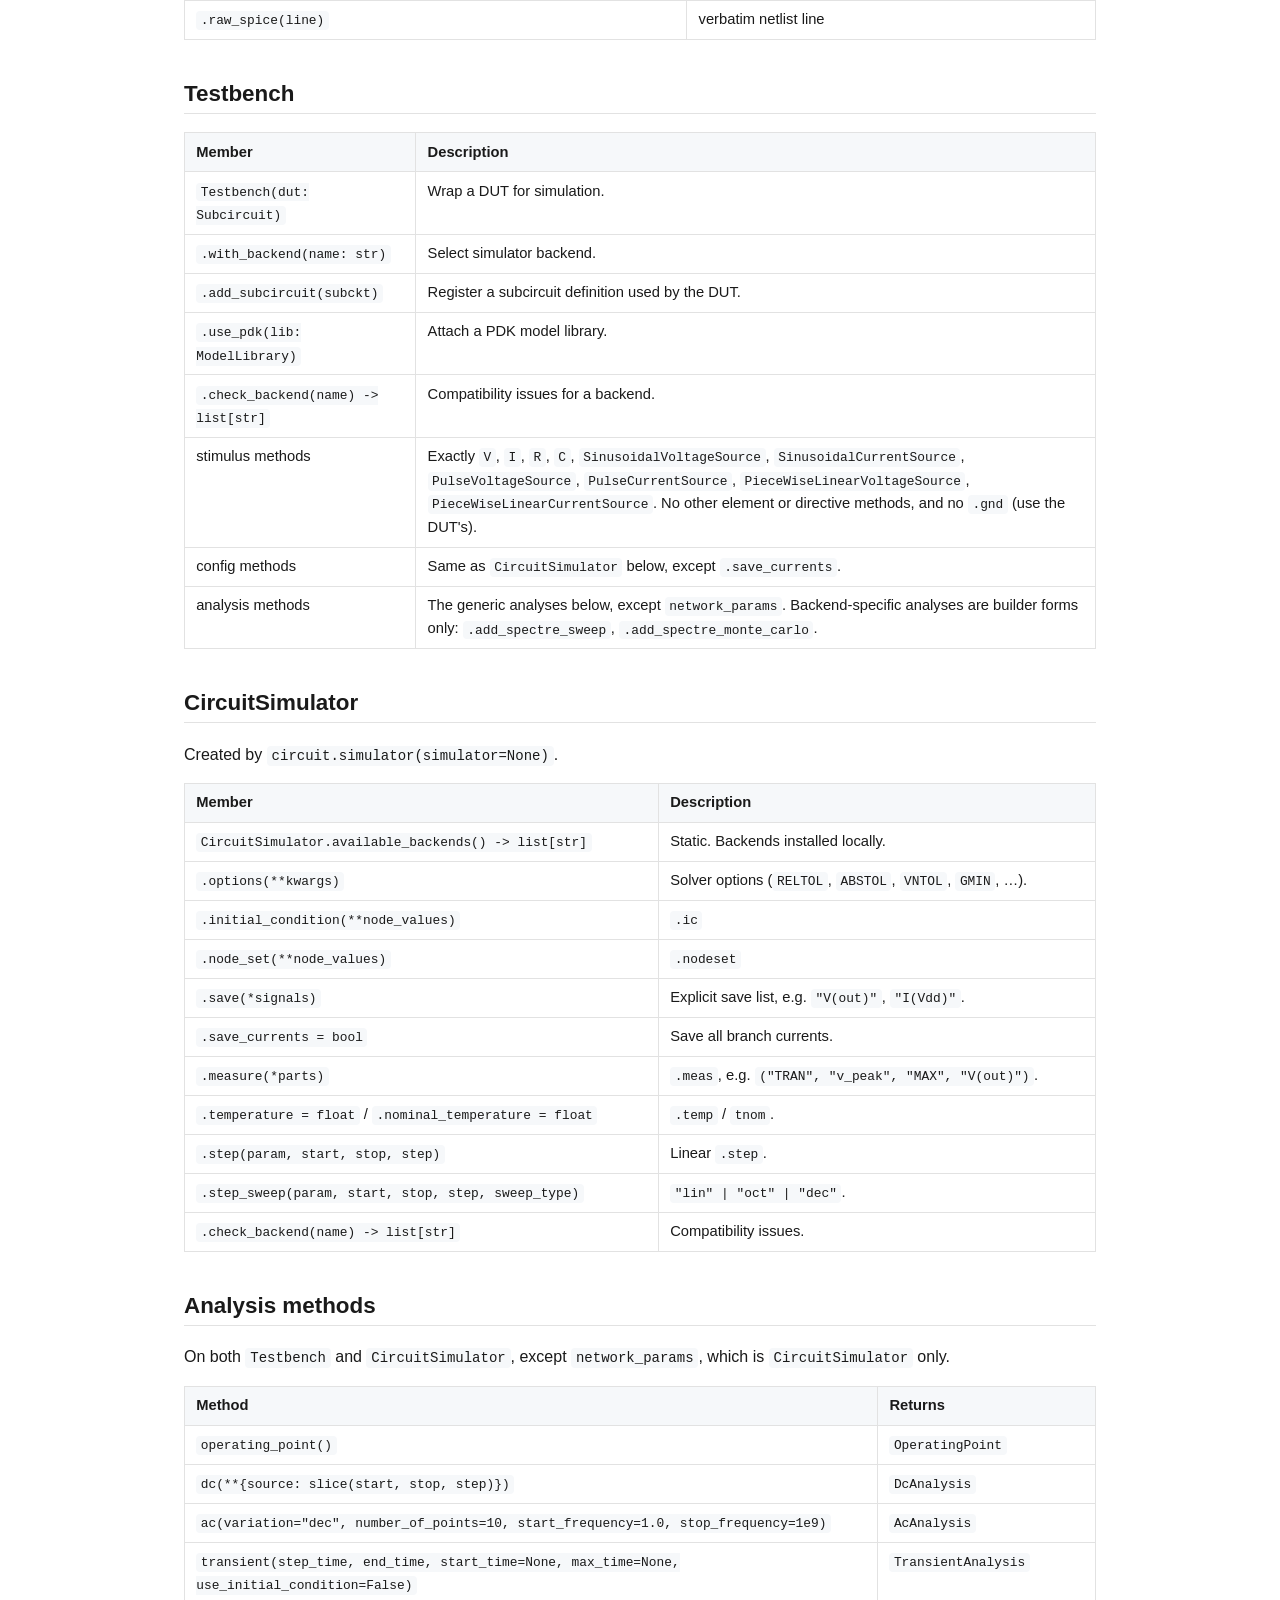
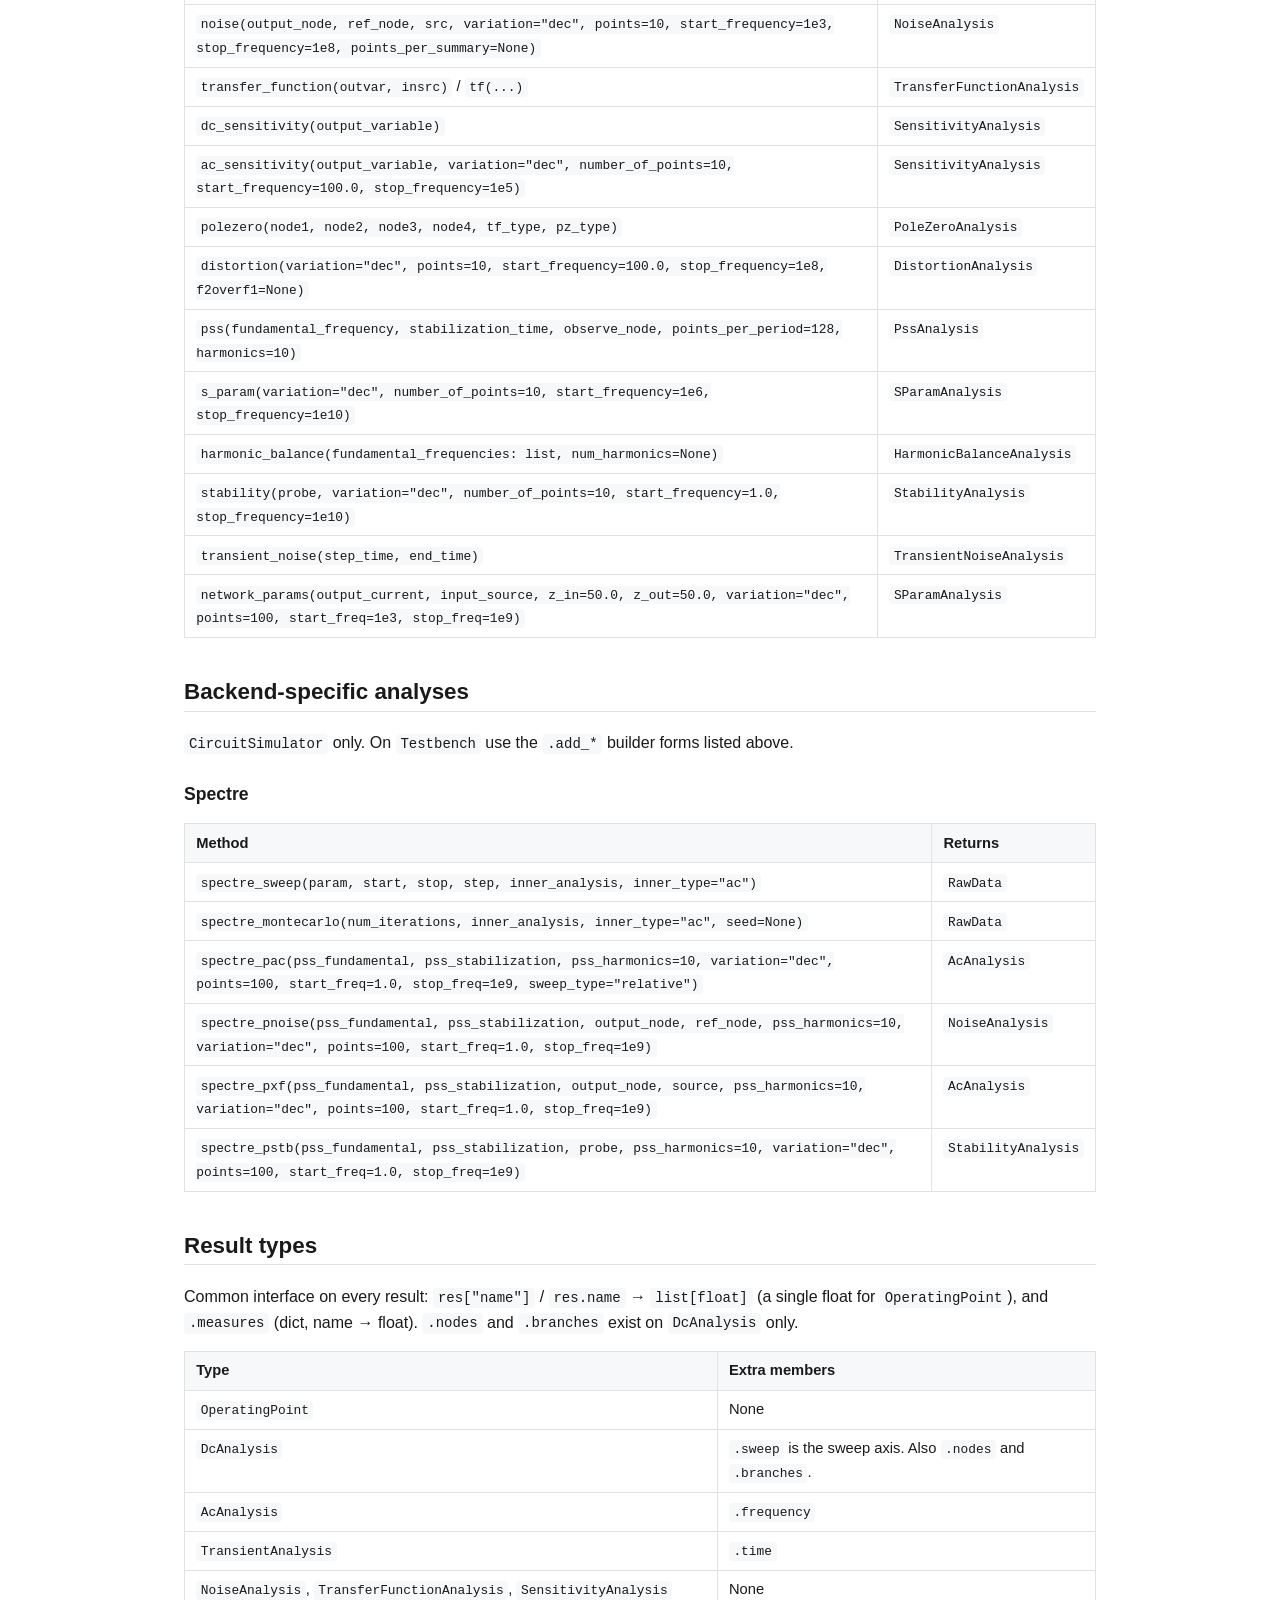
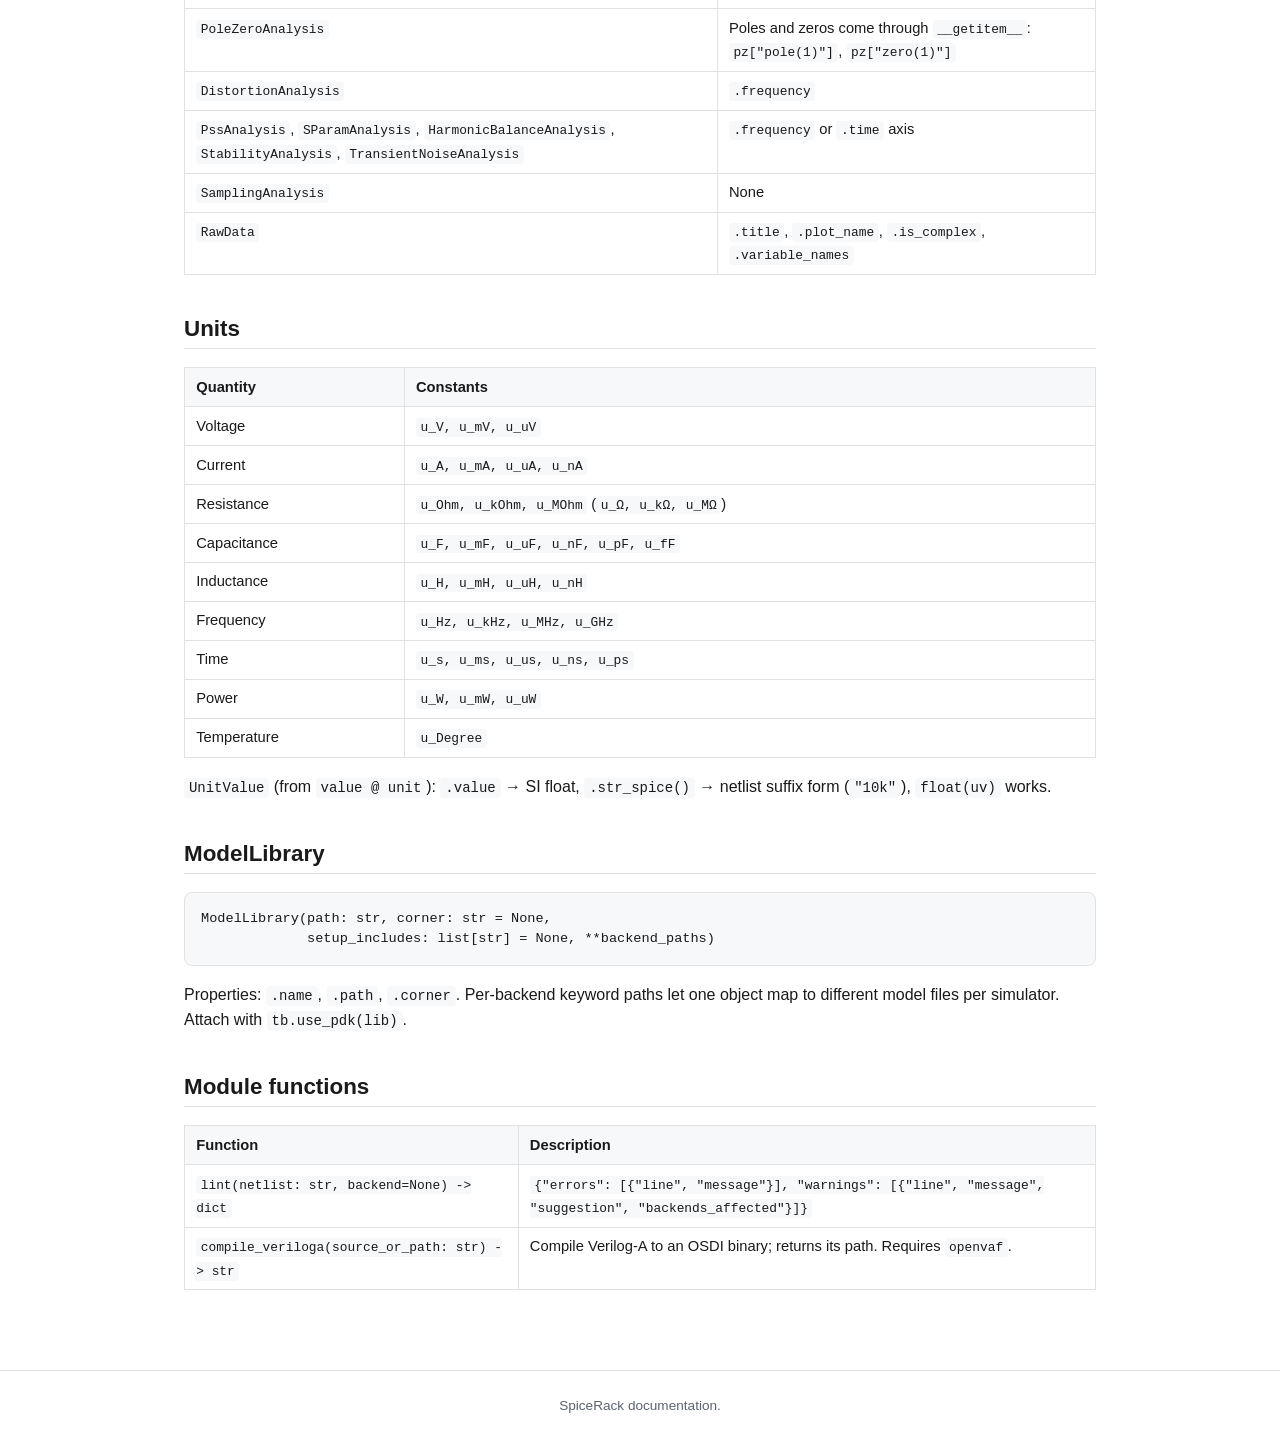
<file: docs/reference.html>
<!DOCTYPE html>
<html lang="en">
<head>
<meta charset="utf-8">
<meta name="viewport" content="width=device-width, initial-scale=1">
<title>SpiceRack API Reference</title>
<link rel="stylesheet" href="styles.css">
</head>
<body>
<nav class="topnav">
  <a class="brand" href="index.html">SpiceRack</a>
  <a href="index.html">Home</a>
  <a href="guide.html">User Guide</a>
  <a class="active" href="reference.html">API Reference</a>
  <a href="examples.html">Examples</a>
</nav>
<main>

<h1>API Reference</h1>
<p class="lead">Import as <code>import spicerack as ps</code>; units from
<code>spicerack.unit</code>. All element/analysis arguments are
keyword-only unless noted.</p>

<div class="toc">
<strong>Contents</strong>
<ul>
  <li><a href="#circuit">Circuit / Subcircuit</a></li>
  <li><a href="#elements">Element methods</a></li>
  <li><a href="#directives">Directives</a></li>
  <li><a href="#testbench">Testbench</a></li>
  <li><a href="#simulator">CircuitSimulator</a></li>
  <li><a href="#analyses">Analysis methods</a></li>
  <li><a href="#backend-analyses">Backend-specific analyses</a></li>
  <li><a href="#results">Result types</a></li>
  <li><a href="#units">Units</a></li>
  <li><a href="#modellibrary">ModelLibrary</a></li>
  <li><a href="#functions">Module functions</a></li>
</ul>
</div>

<h2 id="circuit">Circuit / Subcircuit</h2>
<table>
<tr><th>Signature</th><th>Description</th></tr>
<tr><td><code>Circuit(title: str)</code></td><td>Flat circuit. <code>str(circuit)</code> → netlist.</td></tr>
<tr><td><code>Subcircuit(name: str, ports: list[str] = None, **params)</code></td><td>Reusable, nestable design block. Same element/directive methods as <code>Circuit</code>.</td></tr>
<tr><td><code>.gnd</code></td><td>Ground node (<code>"0"</code>).</td></tr>
<tr><td><code>.node(name) -> str</code></td><td><code>Circuit</code> only. Node name passthrough.</td></tr>
<tr><td><code>.element(name) -> str</code> / <code>circuit[name]</code></td><td><code>Circuit</code> only. Retrieve an element's netlist line.</td></tr>
<tr><td><code>.set_source_value(name, value)</code></td><td><code>Circuit</code> only. Update a V/I source value after construction.</td></tr>
<tr><td><code>.simulator(simulator: str = None) -> CircuitSimulator</code></td><td><code>Circuit</code> only. Auto-selects backend unless overridden.</td></tr>
<tr><td><code>.subcircuit(subckt: Subcircuit)</code></td><td><code>Circuit</code> only. Add a subcircuit definition.</td></tr>
</table>

<h2 id="elements">Element methods</h2>
<p>Available on <code>Circuit</code> and <code>Subcircuit</code>;
<code>Testbench</code> carries only the subset listed under
<a href="#testbench">Testbench</a>. <code>value</code> accepts a float or a
<code>UnitValue</code> (<code>10 @ u_kOhm</code>). Signatures below are the
<code>Subcircuit</code>/<code>Testbench</code> forms; where they differ from
<code>Circuit</code> the row says so.</p>
<table>
<tr><th>Method</th><th>SPICE</th><th>Signature</th></tr>
<tr><td><code>R</code></td><td>R</td><td><code>(name, positive, negative, value, raw_spice=None)</code></td></tr>
<tr><td><code>C</code></td><td>C</td><td><code>(name, positive, negative, value)</code></td></tr>
<tr><td><code>L</code></td><td>L</td><td><code>(name, positive, negative, value)</code></td></tr>
<tr><td><code>K</code></td><td>K</td><td><code>(name, inductor1, inductor2, coupling)</code></td></tr>
<tr><td><code>V</code></td><td>V</td><td><code>(name, positive, negative, value, ac=None, ac_phase=None)</code>. On <code>Circuit</code>: <code>(name, positive, negative, value)</code>, with no <code>ac</code>.</td></tr>
<tr><td><code>I</code></td><td>I</td><td><code>(name, positive, negative, value, ac=None, ac_phase=None)</code>. On <code>Circuit</code>: <code>(name, positive, negative, value)</code>, with no <code>ac</code>.</td></tr>
<tr><td><code>BV</code></td><td>B</td><td><code>(name, positive, negative, expression)</code> (behavioral voltage)</td></tr>
<tr><td><code>BI</code></td><td>B</td><td><code>(name, positive, negative, expression)</code> (behavioral current)</td></tr>
<tr><td><code>E</code></td><td>E</td><td><code>(name, positive, negative, control_positive, control_negative, voltage_gain)</code> (VCVS)</td></tr>
<tr><td><code>G</code></td><td>G</td><td><code>(name, positive, negative, control_positive, control_negative, transconductance)</code> (VCCS)</td></tr>
<tr><td><code>F</code></td><td>F</td><td><code>(name, positive, negative, vsense, current_gain)</code> (CCCS)</td></tr>
<tr><td><code>H</code></td><td>H</td><td><code>(name, positive, negative, vsense, transresistance)</code> (CCVS)</td></tr>
<tr><td><code>D</code></td><td>D</td><td><code>(name, anode, cathode, model)</code></td></tr>
<tr><td><code>Q</code> / <code>BJT</code></td><td>Q</td><td><code>(name, collector, base, emitter, model)</code></td></tr>
<tr><td><code>M</code> / <code>MOSFET</code></td><td>M</td><td><code>(name, drain, gate, source, bulk, model, **params)</code>. Extra params pass through, e.g. <code>L=0.5, W=5</code>.</td></tr>
<tr><td><code>J</code></td><td>J</td><td><code>(name, drain, gate, source, model)</code> (JFET)</td></tr>
<tr><td><code>Z</code></td><td>Z</td><td><code>(name, drain, gate, source, model)</code> (MESFET)</td></tr>
<tr><td><code>S</code></td><td>S</td><td><code>(name, positive, negative, control_positive, control_negative, model)</code> (V-controlled switch)</td></tr>
<tr><td><code>W</code></td><td>W</td><td><code>(name, positive, negative, vcontrol, model)</code> (I-controlled switch)</td></tr>
<tr><td><code>T</code></td><td>T</td><td><code>(name, input_positive, input_negative, output_positive, output_negative, Z0, TD)</code></td></tr>
<tr><td><code>X</code></td><td>X</td><td><code>(name, subcircuit_name, *nodes, **params)</code> (name and nodes positional; params become <code>k=v</code> on the card)</td></tr>
<tr><td><code>A</code></td><td>A</td><td><code>(name, connections: list[str], model)</code> (XSPICE code model)</td></tr>
</table>

<h3>Waveform source builders</h3>
<table>
<tr><th>Method</th><th>Signature</th></tr>
<tr><td><code>SinusoidalVoltageSource</code> / <code>SinusoidalCurrentSource</code></td>
<td><code>(name, positive, negative, dc_offset=0.0, offset=0.0, amplitude=1.0, frequency=1000.0, ac=None, ac_phase=None)</code>. On <code>Circuit</code>, without <code>ac</code> or <code>ac_phase</code>.</td></tr>
<tr><td><code>PulseVoltageSource</code> / <code>PulseCurrentSource</code></td>
<td><code>(name, positive, negative, initial_value=0.0, pulsed_value=1.0, pulse_width=50e-9, period=100e-9, rise_time=1e-9, fall_time=1e-9)</code></td></tr>
<tr><td><code>PieceWiseLinearVoltageSource</code></td>
<td><code>(name, positive, negative, values: list[tuple[float, float]])</code>. Values are (time, value) pairs.</td></tr>
</table>

<h3>Verilog / HDL</h3>
<table>
<tr><th>Method</th><th>Description</th></tr>
<tr><td><code>.veriloga(source_or_path) -> str</code></td><td>Compile Verilog-A (inline string or <code>.va</code> path) to OSDI; returns the <code>.osdi</code> path. Requires <code>openvaf</code>.</td></tr>
<tr><td><code>.osdi(path)</code></td><td>Load a pre-compiled OSDI binary.</td></tr>
<tr><td><code>.verilog(source, mode="simulate"|"synthesize", instance_name, connections: dict, pdk=None, liberty=None, spice_models=None)</code></td><td>Wire a digital Verilog module via co-simulation or synthesis. <code>"simulate"</code> requires <code>iverilog</code> and XSPICE; <code>"synthesize"</code> requires <code>yosys</code> and a <code>liberty</code> file.</td></tr>
</table>

<h2 id="directives">Directives</h2>
<table>
<tr><th>Method</th><th>Emits</th></tr>
<tr><td><code>.model(name, kind, **params)</code></td><td><code>.model</code></td></tr>
<tr><td><code>.include(path)</code></td><td><code>.include</code></td></tr>
<tr><td><code>.lib(path, section)</code></td><td><code>.lib</code></td></tr>
<tr><td><code>.parameter(name, value)</code></td><td><code>.param</code></td></tr>
<tr><td><code>.options(**kwargs)</code></td><td><code>.options</code> (<code>Circuit</code> only)</td></tr>
<tr><td><code>.temp(temperature)</code></td><td><code>.temp</code> (<code>Circuit</code> only)</td></tr>
<tr><td><code>.raw_spice(line)</code></td><td>verbatim netlist line</td></tr>
</table>

<h2 id="testbench">Testbench</h2>
<table>
<tr><th>Member</th><th>Description</th></tr>
<tr><td><code>Testbench(dut: Subcircuit)</code></td><td>Wrap a DUT for simulation.</td></tr>
<tr><td><code>.with_backend(name: str)</code></td><td>Select simulator backend.</td></tr>
<tr><td><code>.add_subcircuit(subckt)</code></td><td>Register a subcircuit definition used by the DUT.</td></tr>
<tr><td><code>.use_pdk(lib: ModelLibrary)</code></td><td>Attach a PDK model library.</td></tr>
<tr><td><code>.check_backend(name) -> list[str]</code></td><td>Compatibility issues for a backend.</td></tr>
<tr><td>stimulus methods</td><td>Exactly <code>V</code>, <code>I</code>, <code>R</code>, <code>C</code>, <code>SinusoidalVoltageSource</code>, <code>SinusoidalCurrentSource</code>, <code>PulseVoltageSource</code>, <code>PulseCurrentSource</code>, <code>PieceWiseLinearVoltageSource</code>, <code>PieceWiseLinearCurrentSource</code>. No other element or directive methods, and no <code>.gnd</code> (use the DUT's).</td></tr>
<tr><td>config methods</td><td>Same as <code>CircuitSimulator</code> below, except <code>.save_currents</code>.</td></tr>
<tr><td>analysis methods</td><td>The generic analyses below, except <code>network_params</code>. Backend-specific analyses are builder forms only: <code>.add_spectre_sweep</code>, <code>.add_spectre_monte_carlo</code>.</td></tr>
</table>

<h2 id="simulator">CircuitSimulator</h2>
<p>Created by <code>circuit.simulator(simulator=None)</code>.</p>
<table>
<tr><th>Member</th><th>Description</th></tr>
<tr><td><code>CircuitSimulator.available_backends() -> list[str]</code></td><td>Static. Backends installed locally.</td></tr>
<tr><td><code>.options(**kwargs)</code></td><td>Solver options (<code>RELTOL</code>, <code>ABSTOL</code>, <code>VNTOL</code>, <code>GMIN</code>, …).</td></tr>
<tr><td><code>.initial_condition(**node_values)</code></td><td><code>.ic</code></td></tr>
<tr><td><code>.node_set(**node_values)</code></td><td><code>.nodeset</code></td></tr>
<tr><td><code>.save(*signals)</code></td><td>Explicit save list, e.g. <code>"V(out)"</code>, <code>"I(Vdd)"</code>.</td></tr>
<tr><td><code>.save_currents = bool</code></td><td>Save all branch currents.</td></tr>
<tr><td><code>.measure(*parts)</code></td><td><code>.meas</code>, e.g. <code>("TRAN", "v_peak", "MAX", "V(out)")</code>.</td></tr>
<tr><td><code>.temperature = float</code> / <code>.nominal_temperature = float</code></td><td><code>.temp</code> / <code>tnom</code>.</td></tr>
<tr><td><code>.step(param, start, stop, step)</code></td><td>Linear <code>.step</code>.</td></tr>
<tr><td><code>.step_sweep(param, start, stop, step, sweep_type)</code></td><td><code>"lin" | "oct" | "dec"</code>.</td></tr>
<tr><td><code>.check_backend(name) -> list[str]</code></td><td>Compatibility issues.</td></tr>
</table>

<h2 id="analyses">Analysis methods</h2>
<p>On both <code>Testbench</code> and <code>CircuitSimulator</code>, except
<code>network_params</code>, which is <code>CircuitSimulator</code> only.</p>
<table>
<tr><th>Method</th><th>Returns</th></tr>
<tr><td><code>operating_point()</code></td><td><code>OperatingPoint</code></td></tr>
<tr><td><code>dc(**{source: slice(start, stop, step)})</code></td><td><code>DcAnalysis</code></td></tr>
<tr><td><code>ac(variation="dec", number_of_points=10, start_frequency=1.0, stop_frequency=1e9)</code></td><td><code>AcAnalysis</code></td></tr>
<tr><td><code>transient(step_time, end_time, start_time=None, max_time=None, use_initial_condition=False)</code></td><td><code>TransientAnalysis</code></td></tr>
<tr><td><code>noise(output_node, ref_node, src, variation="dec", points=10, start_frequency=1e3, stop_frequency=1e8, points_per_summary=None)</code></td><td><code>NoiseAnalysis</code></td></tr>
<tr><td><code>transfer_function(outvar, insrc)</code> / <code>tf(...)</code></td><td><code>TransferFunctionAnalysis</code></td></tr>
<tr><td><code>dc_sensitivity(output_variable)</code></td><td><code>SensitivityAnalysis</code></td></tr>
<tr><td><code>ac_sensitivity(output_variable, variation="dec", number_of_points=10, start_frequency=100.0, stop_frequency=1e5)</code></td><td><code>SensitivityAnalysis</code></td></tr>
<tr><td><code>polezero(node1, node2, node3, node4, tf_type, pz_type)</code></td><td><code>PoleZeroAnalysis</code></td></tr>
<tr><td><code>distortion(variation="dec", points=10, start_frequency=100.0, stop_frequency=1e8, f2overf1=None)</code></td><td><code>DistortionAnalysis</code></td></tr>
<tr><td><code>pss(fundamental_frequency, stabilization_time, observe_node, points_per_period=128, harmonics=10)</code></td><td><code>PssAnalysis</code></td></tr>
<tr><td><code>s_param(variation="dec", number_of_points=10, start_frequency=1e6, stop_frequency=1e10)</code></td><td><code>SParamAnalysis</code></td></tr>
<tr><td><code>harmonic_balance(fundamental_frequencies: list, num_harmonics=None)</code></td><td><code>HarmonicBalanceAnalysis</code></td></tr>
<tr><td><code>stability(probe, variation="dec", number_of_points=10, start_frequency=1.0, stop_frequency=1e10)</code></td><td><code>StabilityAnalysis</code></td></tr>
<tr><td><code>transient_noise(step_time, end_time)</code></td><td><code>TransientNoiseAnalysis</code></td></tr>
<tr><td><code>network_params(output_current, input_source, z_in=50.0, z_out=50.0, variation="dec", points=100, start_freq=1e3, stop_freq=1e9)</code></td><td><code>SParamAnalysis</code></td></tr>
</table>

<h2 id="backend-analyses">Backend-specific analyses</h2>
<p><code>CircuitSimulator</code> only. On <code>Testbench</code> use the
<code>.add_*</code> builder forms listed above.</p>
<h3>Spectre</h3>
<table>
<tr><th>Method</th><th>Returns</th></tr>
<tr><td><code>spectre_sweep(param, start, stop, step, inner_analysis, inner_type="ac")</code></td><td><code>RawData</code></td></tr>
<tr><td><code>spectre_montecarlo(num_iterations, inner_analysis, inner_type="ac", seed=None)</code></td><td><code>RawData</code></td></tr>
<tr><td><code>spectre_pac(pss_fundamental, pss_stabilization, pss_harmonics=10, variation="dec", points=100, start_freq=1.0, stop_freq=1e9, sweep_type="relative")</code></td><td><code>AcAnalysis</code></td></tr>
<tr><td><code>spectre_pnoise(pss_fundamental, pss_stabilization, output_node, ref_node, pss_harmonics=10, variation="dec", points=100, start_freq=1.0, stop_freq=1e9)</code></td><td><code>NoiseAnalysis</code></td></tr>
<tr><td><code>spectre_pxf(pss_fundamental, pss_stabilization, output_node, source, pss_harmonics=10, variation="dec", points=100, start_freq=1.0, stop_freq=1e9)</code></td><td><code>AcAnalysis</code></td></tr>
<tr><td><code>spectre_pstb(pss_fundamental, pss_stabilization, probe, pss_harmonics=10, variation="dec", points=100, start_freq=1.0, stop_freq=1e9)</code></td><td><code>StabilityAnalysis</code></td></tr>
</table>
<h2 id="results">Result types</h2>
<p>Common interface on every result: <code>res["name"]</code> /
<code>res.name</code> → <code>list[float]</code> (a single float for
<code>OperatingPoint</code>), and <code>.measures</code> (dict, name →
float). <code>.nodes</code> and <code>.branches</code> exist on
<code>DcAnalysis</code> only.</p>
<table>
<tr><th>Type</th><th>Extra members</th></tr>
<tr><td><code>OperatingPoint</code></td><td>None</td></tr>
<tr><td><code>DcAnalysis</code></td><td><code>.sweep</code> is the sweep axis. Also <code>.nodes</code> and <code>.branches</code>.</td></tr>
<tr><td><code>AcAnalysis</code></td><td><code>.frequency</code></td></tr>
<tr><td><code>TransientAnalysis</code></td><td><code>.time</code></td></tr>
<tr><td><code>NoiseAnalysis</code>, <code>TransferFunctionAnalysis</code>, <code>SensitivityAnalysis</code></td><td>None</td></tr>
<tr><td><code>PoleZeroAnalysis</code></td><td>Poles and zeros come through <code>__getitem__</code>: <code>pz["pole(1)"]</code>, <code>pz["zero(1)"]</code></td></tr>
<tr><td><code>DistortionAnalysis</code></td><td><code>.frequency</code></td></tr>
<tr><td><code>PssAnalysis</code>, <code>SParamAnalysis</code>, <code>HarmonicBalanceAnalysis</code>, <code>StabilityAnalysis</code>, <code>TransientNoiseAnalysis</code></td><td><code>.frequency</code> or <code>.time</code> axis</td></tr>
<tr><td><code>SamplingAnalysis</code></td><td>None</td></tr>
<tr><td><code>RawData</code></td><td><code>.title</code>, <code>.plot_name</code>, <code>.is_complex</code>, <code>.variable_names</code></td></tr>
</table>

<h2 id="units">Units</h2>
<table>
<tr><th>Quantity</th><th>Constants</th></tr>
<tr><td>Voltage</td><td><code>u_V, u_mV, u_uV</code></td></tr>
<tr><td>Current</td><td><code>u_A, u_mA, u_uA, u_nA</code></td></tr>
<tr><td>Resistance</td><td><code>u_Ohm, u_kOhm, u_MOhm</code> (<code>u_Ω, u_kΩ, u_MΩ</code>)</td></tr>
<tr><td>Capacitance</td><td><code>u_F, u_mF, u_uF, u_nF, u_pF, u_fF</code></td></tr>
<tr><td>Inductance</td><td><code>u_H, u_mH, u_uH, u_nH</code></td></tr>
<tr><td>Frequency</td><td><code>u_Hz, u_kHz, u_MHz, u_GHz</code></td></tr>
<tr><td>Time</td><td><code>u_s, u_ms, u_us, u_ns, u_ps</code></td></tr>
<tr><td>Power</td><td><code>u_W, u_mW, u_uW</code></td></tr>
<tr><td>Temperature</td><td><code>u_Degree</code></td></tr>
</table>
<p><code>UnitValue</code> (from <code>value @ unit</code>):
<code>.value</code> → SI float, <code>.str_spice()</code> → netlist suffix
form (<code>"10k"</code>), <code>float(uv)</code> works.</p>

<h2 id="modellibrary">ModelLibrary</h2>
<pre><code>ModelLibrary(path: str, corner: str = None,
             setup_includes: list[str] = None, **backend_paths)</code></pre>
<p>Properties: <code>.name</code>, <code>.path</code>, <code>.corner</code>.
Per-backend keyword paths let one object map to different model files per
simulator. Attach with <code>tb.use_pdk(lib)</code>.</p>

<h2 id="functions">Module functions</h2>
<table>
<tr><th>Function</th><th>Description</th></tr>
<tr><td><code>lint(netlist: str, backend=None) -> dict</code></td>
<td><code>{"errors": [{"line", "message"}], "warnings": [{"line", "message", "suggestion", "backends_affected"}]}</code></td></tr>
<tr><td><code>compile_veriloga(source_or_path: str) -> str</code></td>
<td>Compile Verilog-A to an OSDI binary; returns its path. Requires <code>openvaf</code>.</td></tr>
</table>

</main>
<footer>SpiceRack documentation.</footer>
</body>
</html>
</file>
<file: docs/styles.css>
:root {
  --bg: #ffffff;
  --fg: #1a1a1a;
  --muted: #5c6370;
  --accent: #0b6e4f;
  --accent-light: #e6f2ee;
  --border: #e2e2e2;
  --code-bg: #f6f8fa;
  --warn-bg: #fff8e6;
  --warn-border: #e6c200;
  --max-width: 960px;
}

@media (prefers-color-scheme: dark) {
  :root {
    --bg: #14161a;
    --fg: #e4e6eb;
    --muted: #9aa1ac;
    --accent: #3ecf8e;
    --accent-light: #1b2a24;
    --border: #2c3038;
    --code-bg: #1d2025;
    --warn-bg: #2a2510;
    --warn-border: #8a7400;
  }
}

* { box-sizing: border-box; }

body {
  margin: 0;
  font-family: -apple-system, BlinkMacSystemFont, "Segoe UI", Roboto,
    Helvetica, Arial, sans-serif;
  background: var(--bg);
  color: var(--fg);
  line-height: 1.6;
}

nav.topnav {
  border-bottom: 1px solid var(--border);
  padding: 0.75rem 1.5rem;
  display: flex;
  align-items: center;
  gap: 1.5rem;
  flex-wrap: wrap;
}

nav.topnav .brand {
  font-weight: 700;
  font-size: 1.1rem;
  color: var(--accent);
  text-decoration: none;
}

nav.topnav a {
  color: var(--fg);
  text-decoration: none;
  font-size: 0.95rem;
}

nav.topnav a:hover { color: var(--accent); }
nav.topnav a.active { color: var(--accent); font-weight: 600; }

main {
  max-width: var(--max-width);
  margin: 0 auto;
  padding: 2rem 1.5rem 4rem;
}

h1, h2, h3, h4 { line-height: 1.25; }

h1 { font-size: 2rem; margin-top: 0; }

h2 {
  font-size: 1.4rem;
  margin-top: 2.5rem;
  padding-bottom: 0.3rem;
  border-bottom: 1px solid var(--border);
}

h3 { font-size: 1.1rem; margin-top: 1.75rem; }

a { color: var(--accent); }

code {
  font-family: "SFMono-Regular", Consolas, "Liberation Mono", Menlo, monospace;
  font-size: 0.875em;
  background: var(--code-bg);
  padding: 0.15em 0.35em;
  border-radius: 4px;
}

pre {
  background: var(--code-bg);
  border: 1px solid var(--border);
  border-radius: 8px;
  padding: 1rem;
  overflow-x: auto;
  line-height: 1.45;
}

pre code {
  background: none;
  padding: 0;
  font-size: 0.85rem;
}

table {
  border-collapse: collapse;
  width: 100%;
  margin: 1rem 0;
  font-size: 0.92rem;
}

th, td {
  border: 1px solid var(--border);
  padding: 0.45rem 0.7rem;
  text-align: left;
  vertical-align: top;
}

th { background: var(--code-bg); }

.lead {
  font-size: 1.1rem;
  color: var(--muted);
  max-width: 42rem;
}

.callout {
  background: var(--accent-light);
  border-left: 4px solid var(--accent);
  border-radius: 0 8px 8px 0;
  padding: 0.75rem 1rem;
  margin: 1rem 0;
}

.callout.warn {
  background: var(--warn-bg);
  border-left-color: var(--warn-border);
}

.cards {
  display: grid;
  grid-template-columns: repeat(auto-fit, minmax(260px, 1fr));
  gap: 1rem;
  margin: 1.5rem 0;
}

.card {
  border: 1px solid var(--border);
  border-radius: 10px;
  padding: 1rem 1.25rem;
}

.card h3 { margin-top: 0; }
.card p { color: var(--muted); font-size: 0.95rem; }

footer {
  border-top: 1px solid var(--border);
  color: var(--muted);
  font-size: 0.85rem;
  text-align: center;
  padding: 1.5rem;
}

.toc {
  border: 1px solid var(--border);
  border-radius: 10px;
  padding: 0.75rem 1.25rem;
  margin: 1.5rem 0;
  font-size: 0.95rem;
}

.toc ul { margin: 0.25rem 0; padding-left: 1.25rem; }
</file>
